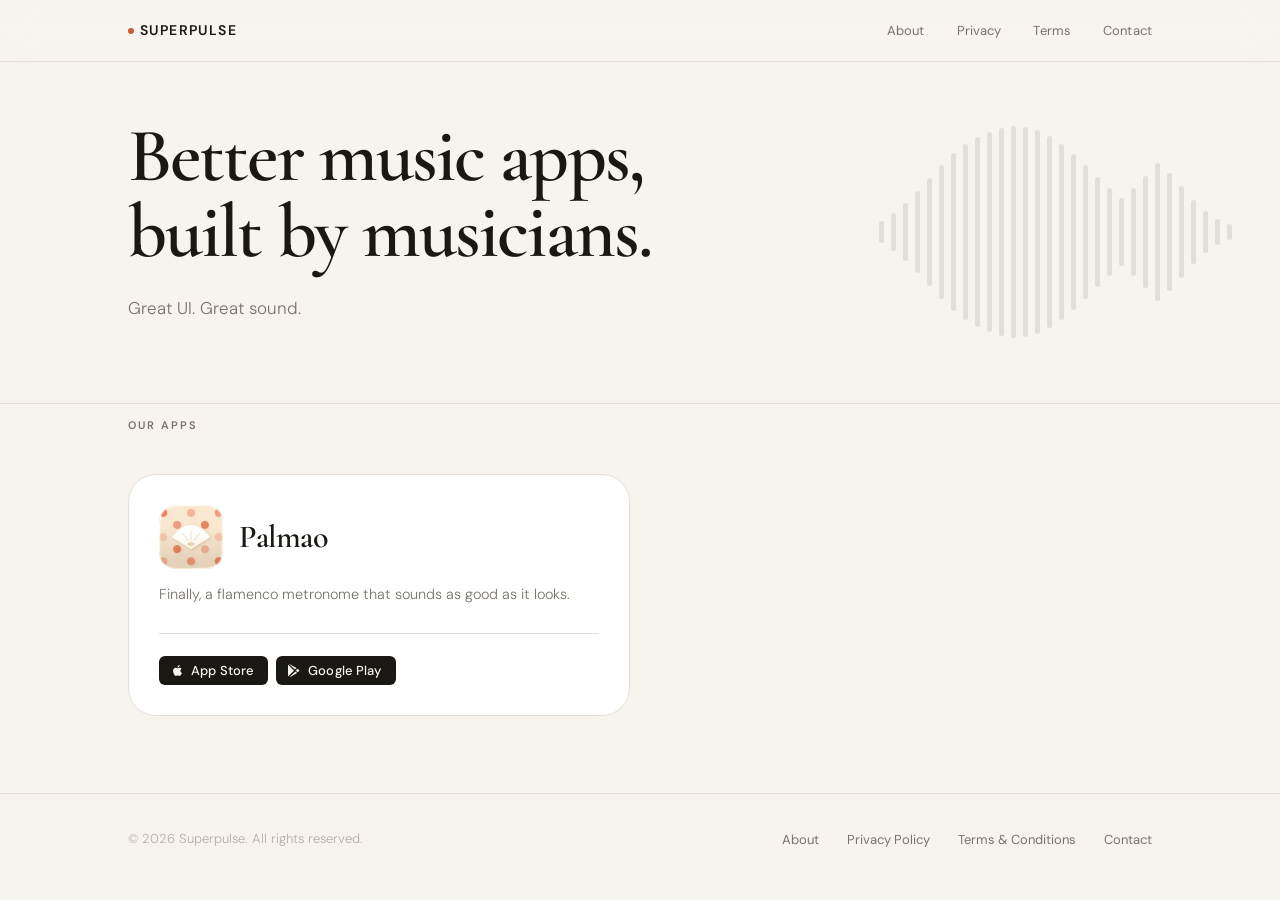
<file: index.html>
<!DOCTYPE html>
<html lang="en">
<head>
  <meta charset="UTF-8" />
  <meta name="viewport" content="width=device-width, initial-scale=1.0" />
  <title>Superpulse — Music Utility Apps</title>
  <meta name="description" content="Better music apps, made by someone who plays. Great UI. Great sound." />

  <!-- Favicon -->
  <link rel="icon" href="data:image/svg+xml,<svg xmlns='http://www.w3.org/2000/svg' viewBox='0 0 32 32'><rect width='32' height='32' rx='8' fill='%23C85C35'/><rect x='8' y='14' width='4' height='12' rx='2' fill='white'/><rect x='14' y='8' width='4' height='18' rx='2' fill='white'/><rect x='20' y='17' width='4' height='9' rx='2' fill='white'/></svg>" />

  <link rel="stylesheet" href="/assets/css/style.css" />
</head>
<body>

  <!-- ── Navigation ── -->
  <nav class="nav">
    <div class="container nav__inner">
      <a href="/" class="nav__logo">
        <span class="nav__logo-dot"></span>
        Superpulse
      </a>
      <ul class="nav__links">
        <li><a href="/about/">About</a></li>
        <li><a href="/privacy/">Privacy</a></li>
        <li><a href="/terms/">Terms</a></li>
        <li><a href="/contact/">Contact</a></li>
      </ul>
    </div>
  </nav>

  <!-- ── Hero ── -->
  <section class="hero">
    <div class="container">
      <h1 class="hero__title anim anim-d1">
        Better music apps,<br>built by musicians.
      </h1>
      <p class="hero__sub anim anim-d2">
        Great UI. Great sound.
      </p>
    </div>

    <!-- Waveform decoration -->
    <div class="hero__deco" aria-hidden="true">
      <div class="waveform">
        <div class="waveform__bar" style="height:22px;  --dur:2.1s; --delay:0.00s; --scale:0.3;"></div>
        <div class="waveform__bar" style="height:38px;  --dur:1.9s; --delay:0.07s; --scale:0.25;"></div>
        <div class="waveform__bar" style="height:58px;  --dur:2.4s; --delay:0.14s; --scale:0.4;"></div>
        <div class="waveform__bar" style="height:82px;  --dur:1.7s; --delay:0.21s; --scale:0.3;"></div>
        <div class="waveform__bar" style="height:108px; --dur:2.2s; --delay:0.05s; --scale:0.35;"></div>
        <div class="waveform__bar" style="height:134px; --dur:1.8s; --delay:0.18s; --scale:0.2;"></div>
        <div class="waveform__bar" style="height:158px; --dur:2.5s; --delay:0.09s; --scale:0.45;"></div>
        <div class="waveform__bar" style="height:176px; --dur:1.6s; --delay:0.24s; --scale:0.3;"></div>
        <div class="waveform__bar" style="height:190px; --dur:2.0s; --delay:0.03s; --scale:0.25;"></div>
        <div class="waveform__bar" style="height:200px; --dur:2.3s; --delay:0.16s; --scale:0.4;"></div>
        <div class="waveform__bar" style="height:208px; --dur:1.7s; --delay:0.08s; --scale:0.2;"></div>
        <div class="waveform__bar" style="height:212px; --dur:2.6s; --delay:0.20s; --scale:0.35;"></div>
        <div class="waveform__bar" style="height:210px; --dur:1.9s; --delay:0.12s; --scale:0.3;"></div>
        <div class="waveform__bar" style="height:204px; --dur:2.1s; --delay:0.06s; --scale:0.4;"></div>
        <div class="waveform__bar" style="height:192px; --dur:1.8s; --delay:0.22s; --scale:0.25;"></div>
        <div class="waveform__bar" style="height:176px; --dur:2.4s; --delay:0.15s; --scale:0.3;"></div>
        <div class="waveform__bar" style="height:156px; --dur:1.6s; --delay:0.04s; --scale:0.45;"></div>
        <div class="waveform__bar" style="height:134px; --dur:2.2s; --delay:0.19s; --scale:0.2;"></div>
        <div class="waveform__bar" style="height:110px; --dur:1.9s; --delay:0.11s; --scale:0.35;"></div>
        <div class="waveform__bar" style="height:88px;  --dur:2.5s; --delay:0.25s; --scale:0.3;"></div>
        <div class="waveform__bar" style="height:68px;  --dur:1.7s; --delay:0.02s; --scale:0.4;"></div>
        <div class="waveform__bar" style="height:88px;  --dur:2.0s; --delay:0.17s; --scale:0.25;"></div>
        <div class="waveform__bar" style="height:112px; --dur:2.3s; --delay:0.10s; --scale:0.35;"></div>
        <div class="waveform__bar" style="height:138px; --dur:1.8s; --delay:0.23s; --scale:0.3;"></div>
        <div class="waveform__bar" style="height:118px; --dur:2.1s; --delay:0.13s; --scale:0.4;"></div>
        <div class="waveform__bar" style="height:92px;  --dur:1.6s; --delay:0.07s; --scale:0.2;"></div>
        <div class="waveform__bar" style="height:64px;  --dur:2.4s; --delay:0.21s; --scale:0.45;"></div>
        <div class="waveform__bar" style="height:42px;  --dur:1.9s; --delay:0.16s; --scale:0.3;"></div>
        <div class="waveform__bar" style="height:26px;  --dur:2.2s; --delay:0.08s; --scale:0.35;"></div>
        <div class="waveform__bar" style="height:16px;  --dur:1.7s; --delay:0.24s; --scale:0.25;"></div>
      </div>
    </div>
  </section>

  <!-- ── Apps ── -->
  <section class="apps">
    <div class="container">
      <div class="apps__header anim anim-d3">
        <span class="section__label">Our apps</span>
      </div>

      <div class="apps__grid">

        <!-- Palmao -->
        <article class="app-card anim anim-d4">
          <div class="app-card__title-row">
            <div class="app-card__icon">
              <img src="/assets/images/palmao-icon.png" alt="Palmao app icon" width="64" height="64" />
            </div>
            <h2 class="app-card__name">Palmao</h2>
          </div>
          <p class="app-card__desc">
            Finally, a flamenco metronome that sounds as good as it looks.
          </p>

          <div class="app-card__actions">
            <!-- App Store -->
            <a href="https://apps.apple.com/fr/app/palmao-flamenco-metronome/id6780251096" target="_blank" rel="noopener" class="store-btn" aria-label="Download Palmao on the App Store">
              <svg viewBox="0 0 24 24" fill="currentColor" aria-hidden="true">
                <path d="M18.71 19.5c-.83 1.24-1.71 2.45-3.05 2.47-1.34.03-1.77-.79-3.29-.79-1.53 0-2 .77-3.27.82-1.31.05-2.3-1.32-3.14-2.53C4.25 17 2.94 12.45 4.7 9.39c.87-1.52 2.43-2.48 4.12-2.51 1.28-.02 2.5.87 3.29.87.78 0 2.26-1.07 3.8-.91.65.03 2.47.26 3.64 1.98-.09.06-2.17 1.28-2.15 3.81.03 3.02 2.65 4.03 2.68 4.04-.03.07-.42 1.44-1.38 2.83M13 3.5c.73-.83 1.94-1.46 2.94-1.5.13 1.17-.34 2.35-1.04 3.19-.69.85-1.83 1.51-2.95 1.42-.15-1.15.41-2.35 1.05-3.11z"/>
              </svg>
              App Store
            </a>

            <!-- Google Play -->
            <a href="https://play.google.com/store/apps/details?id=co.superpulse.palmao" target="_blank" rel="noopener" class="store-btn" aria-label="Download Palmao on Google Play">
              <svg viewBox="0 0 24 24" fill="currentColor" aria-hidden="true">
                <path d="M3.18 23.76c.3.17.66.19.99.05l12.5-7.21-2.74-2.74-10.75 9.9zm17.2-13.21l-2.91-1.68-3.08 3.08 3.08 3.08 2.93-1.69c.84-.48.84-1.27-.02-1.79zM.35 1.31C.13 1.67 0 2.12 0 2.64v18.72c0 .52.13.97.35 1.33l.07.07 10.49-10.49v-.25L.42 1.24l-.07.07zm2.83-1.07l12.5 7.21-2.74 2.74L2.19.29c.33-.14.69-.12.99.05z"/>
              </svg>
              Google Play
            </a>
          </div>
        </article>

      </div>
    </div>
  </section>

  <!-- ── Footer ── -->
  <footer class="footer">
    <div class="container footer__inner">
      <p class="footer__copy">© 2026 Superpulse. All rights reserved.</p>
      <ul class="footer__links">
        <li><a href="/about/">About</a></li>
        <li><a href="/privacy/">Privacy Policy</a></li>
        <li><a href="/terms/">Terms &amp; Conditions</a></li>
        <li><a href="/contact/">Contact</a></li>
      </ul>
    </div>
  </footer>

</body>
</html>
</file>
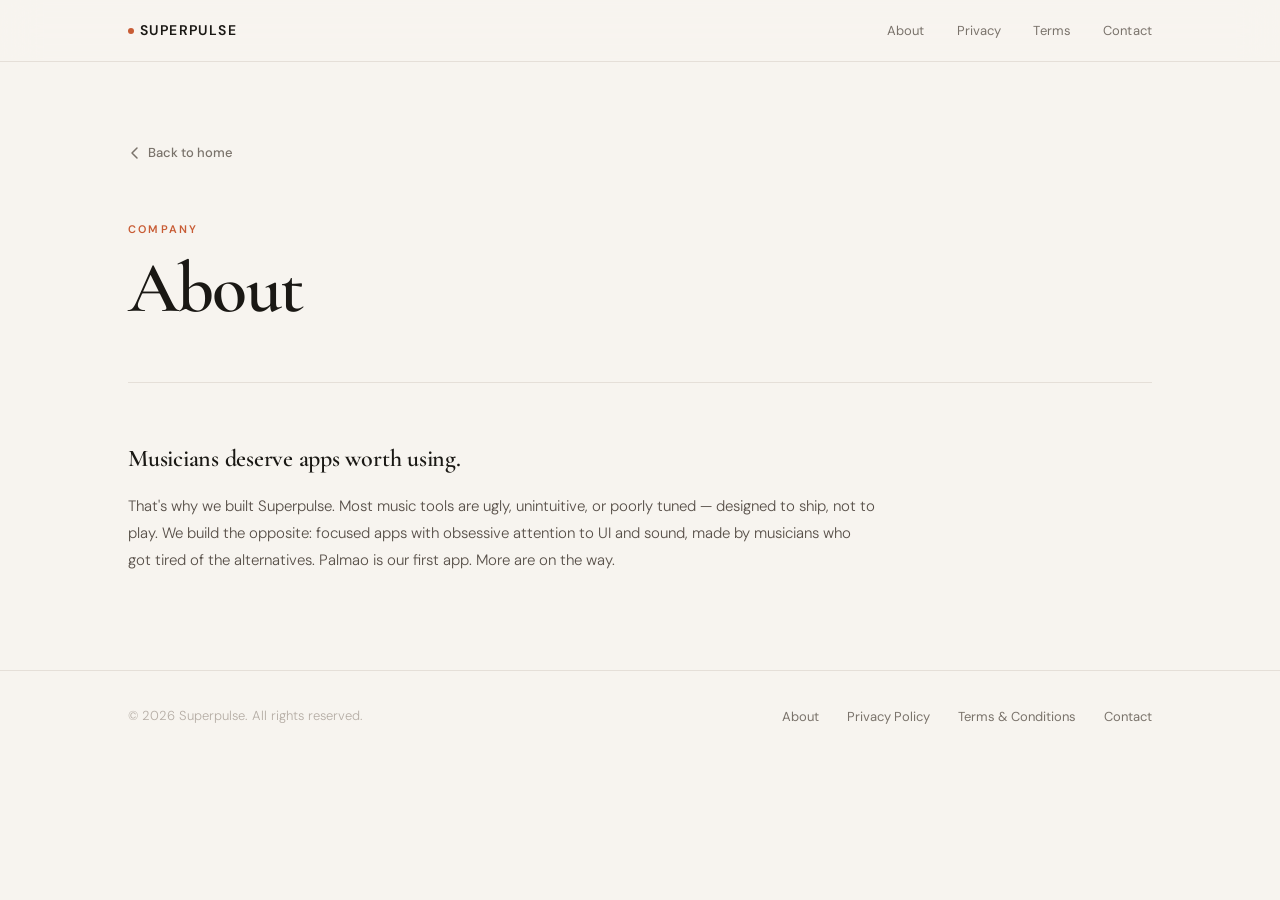
<file: about/index.html>
<!DOCTYPE html>
<html lang="en">
<head>
  <meta charset="UTF-8" />
  <meta name="viewport" content="width=device-width, initial-scale=1.0" />
  <title>About — Superpulse</title>
  <meta name="description" content="Why we built Superpulse. Musicians deserve apps worth using." />

  <!-- Favicon -->
  <link rel="icon" href="data:image/svg+xml,<svg xmlns='http://www.w3.org/2000/svg' viewBox='0 0 32 32'><rect width='32' height='32' rx='8' fill='%23C85C35'/><rect x='8' y='14' width='4' height='12' rx='2' fill='white'/><rect x='14' y='8' width='4' height='18' rx='2' fill='white'/><rect x='20' y='17' width='4' height='9' rx='2' fill='white'/></svg>" />

  <link rel="stylesheet" href="/assets/css/style.css" />
</head>
<body>

  <!-- ── Navigation ── -->
  <nav class="nav">
    <div class="container nav__inner">
      <a href="/" class="nav__logo">
        <span class="nav__logo-dot"></span>
        Superpulse
      </a>
      <ul class="nav__links">
        <li><a href="/about/">About</a></li>
        <li><a href="/privacy/">Privacy</a></li>
        <li><a href="/terms/">Terms</a></li>
        <li><a href="/contact/">Contact</a></li>
      </ul>
    </div>
  </nav>

  <!-- ── Content ── -->
  <main class="legal">
    <div class="container">

      <!-- Back link -->
      <a href="/" class="legal__back">
        <svg viewBox="0 0 14 14" fill="none" stroke="currentColor" stroke-width="1.5" stroke-linecap="round" stroke-linejoin="round" aria-hidden="true">
          <path d="M9 2L4 7l5 5"/>
        </svg>
        Back to home
      </a>

      <!-- Header -->
      <header class="legal__header">
        <span class="legal__tag">Company</span>
        <h1 class="legal__title">About</h1>
      </header>

      <!-- Body -->
      <div class="legal__body">

        <h2>Musicians deserve apps worth using.</h2>
        <p>
          That's why we built Superpulse. Most music tools are ugly, unintuitive, or poorly tuned — designed to ship, not to play. We build the opposite: focused apps with obsessive attention to UI and sound, made by musicians who got tired of the alternatives. Palmao is our first app. More are on the way.
        </p>

      </div>
    </div>
  </main>

  <!-- ── Footer ── -->
  <footer class="footer">
    <div class="container footer__inner">
      <p class="footer__copy">© 2026 Superpulse. All rights reserved.</p>
      <ul class="footer__links">
        <li><a href="/about/">About</a></li>
        <li><a href="/privacy/">Privacy Policy</a></li>
        <li><a href="/terms/">Terms &amp; Conditions</a></li>
        <li><a href="/contact/">Contact</a></li>
      </ul>
    </div>
  </footer>

</body>
</html>
</file>
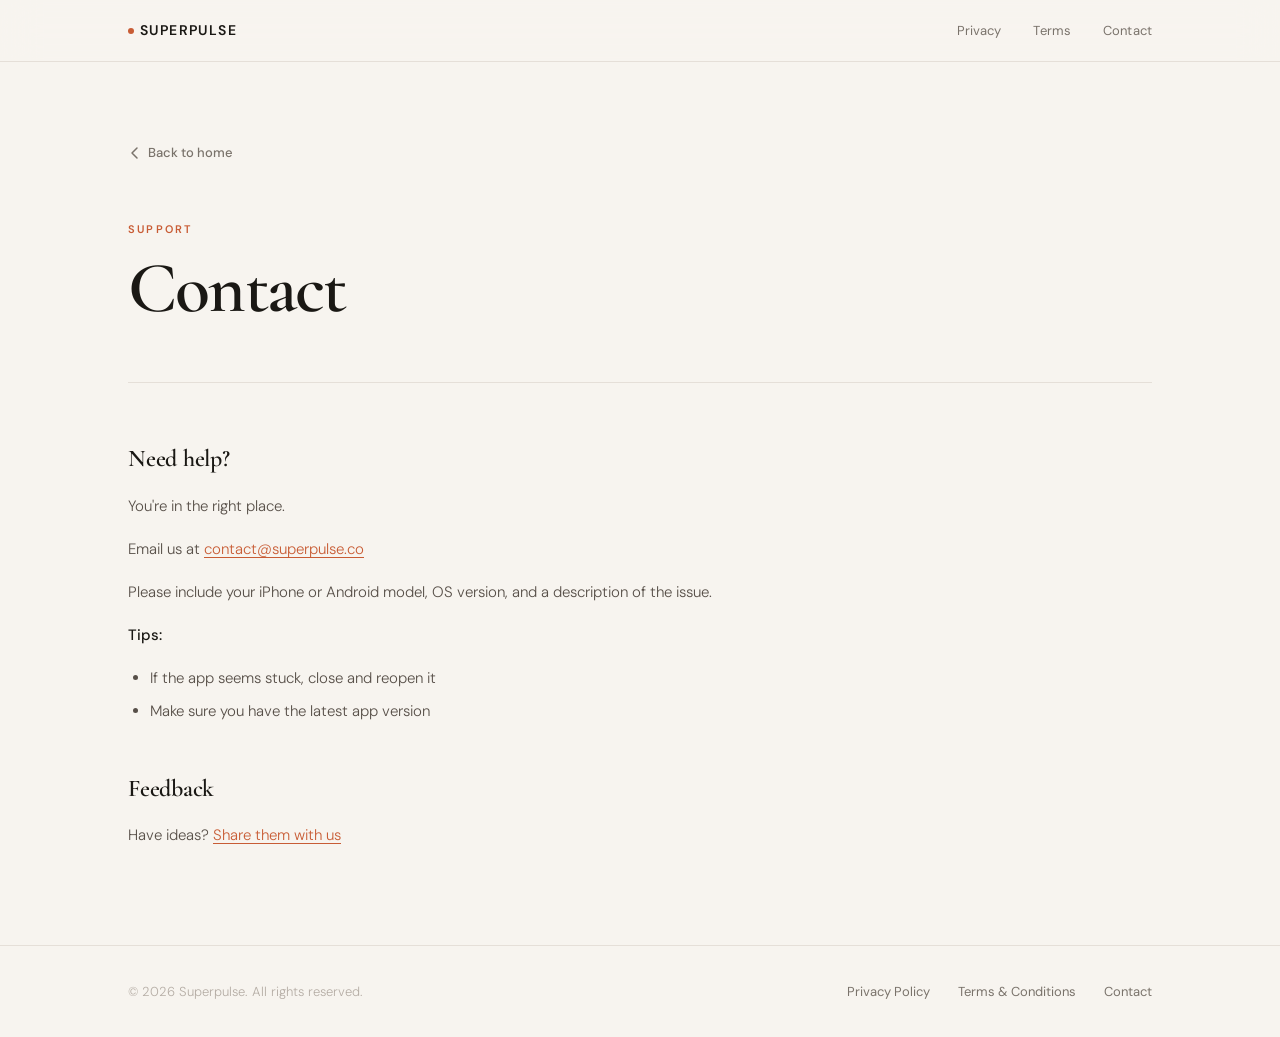
<file: contact/index.html>
<!DOCTYPE html>
<html lang="en">
<head>
  <meta charset="UTF-8" />
  <meta name="viewport" content="width=device-width, initial-scale=1.0" />
  <title>Contact — Superpulse</title>
  <meta name="description" content="Get help or share feedback with the Superpulse team." />

  <!-- Favicon -->
  <link rel="icon" href="data:image/svg+xml,<svg xmlns='http://www.w3.org/2000/svg' viewBox='0 0 32 32'><rect width='32' height='32' rx='8' fill='%23C85C35'/><rect x='8' y='14' width='4' height='12' rx='2' fill='white'/><rect x='14' y='8' width='4' height='18' rx='2' fill='white'/><rect x='20' y='17' width='4' height='9' rx='2' fill='white'/></svg>" />

  <link rel="stylesheet" href="/assets/css/style.css" />
</head>
<body>

  <!-- ── Navigation ── -->
  <nav class="nav">
    <div class="container nav__inner">
      <a href="/" class="nav__logo">
        <span class="nav__logo-dot"></span>
        Superpulse
      </a>
      <ul class="nav__links">
        <li><a href="/privacy/">Privacy</a></li>
        <li><a href="/terms/">Terms</a></li>
        <li><a href="/contact/">Contact</a></li>
      </ul>
    </div>
  </nav>

  <!-- ── Content ── -->
  <main class="legal">
    <div class="container">

      <!-- Back link -->
      <a href="/" class="legal__back">
        <svg viewBox="0 0 14 14" fill="none" stroke="currentColor" stroke-width="1.5" stroke-linecap="round" stroke-linejoin="round" aria-hidden="true">
          <path d="M9 2L4 7l5 5"/>
        </svg>
        Back to home
      </a>

      <!-- Header -->
      <header class="legal__header">
        <span class="legal__tag">Support</span>
        <h1 class="legal__title">Contact</h1>
      </header>

      <!-- Body -->
      <div class="legal__body">

        <h2>Need help?</h2>
        <p>You're in the right place.</p>
        <p>
          Email us at <a href="mailto:contact@superpulse.co">contact@superpulse.co</a>
        </p>
        <p>
          Please include your iPhone or Android model, OS version, and a description of the issue.
        </p>

        <p><strong>Tips:</strong></p>
        <ul>
          <li>If the app seems stuck, close and reopen it</li>
          <li>Make sure you have the latest app version</li>
        </ul>

        <h2>Feedback</h2>
        <p>
          Have ideas?
          <a href="mailto:contact@superpulse.co" style="text-decoration: underline">Share them with us</a>
        </p>

      </div>
    </div>
  </main>

  <!-- ── Footer ── -->
  <footer class="footer">
    <div class="container footer__inner">
      <p class="footer__copy">© 2026 Superpulse. All rights reserved.</p>
      <ul class="footer__links">
        <li><a href="/privacy/">Privacy Policy</a></li>
        <li><a href="/terms/">Terms &amp; Conditions</a></li>
        <li><a href="/contact/">Contact</a></li>
      </ul>
    </div>
  </footer>

</body>
</html>
</file>
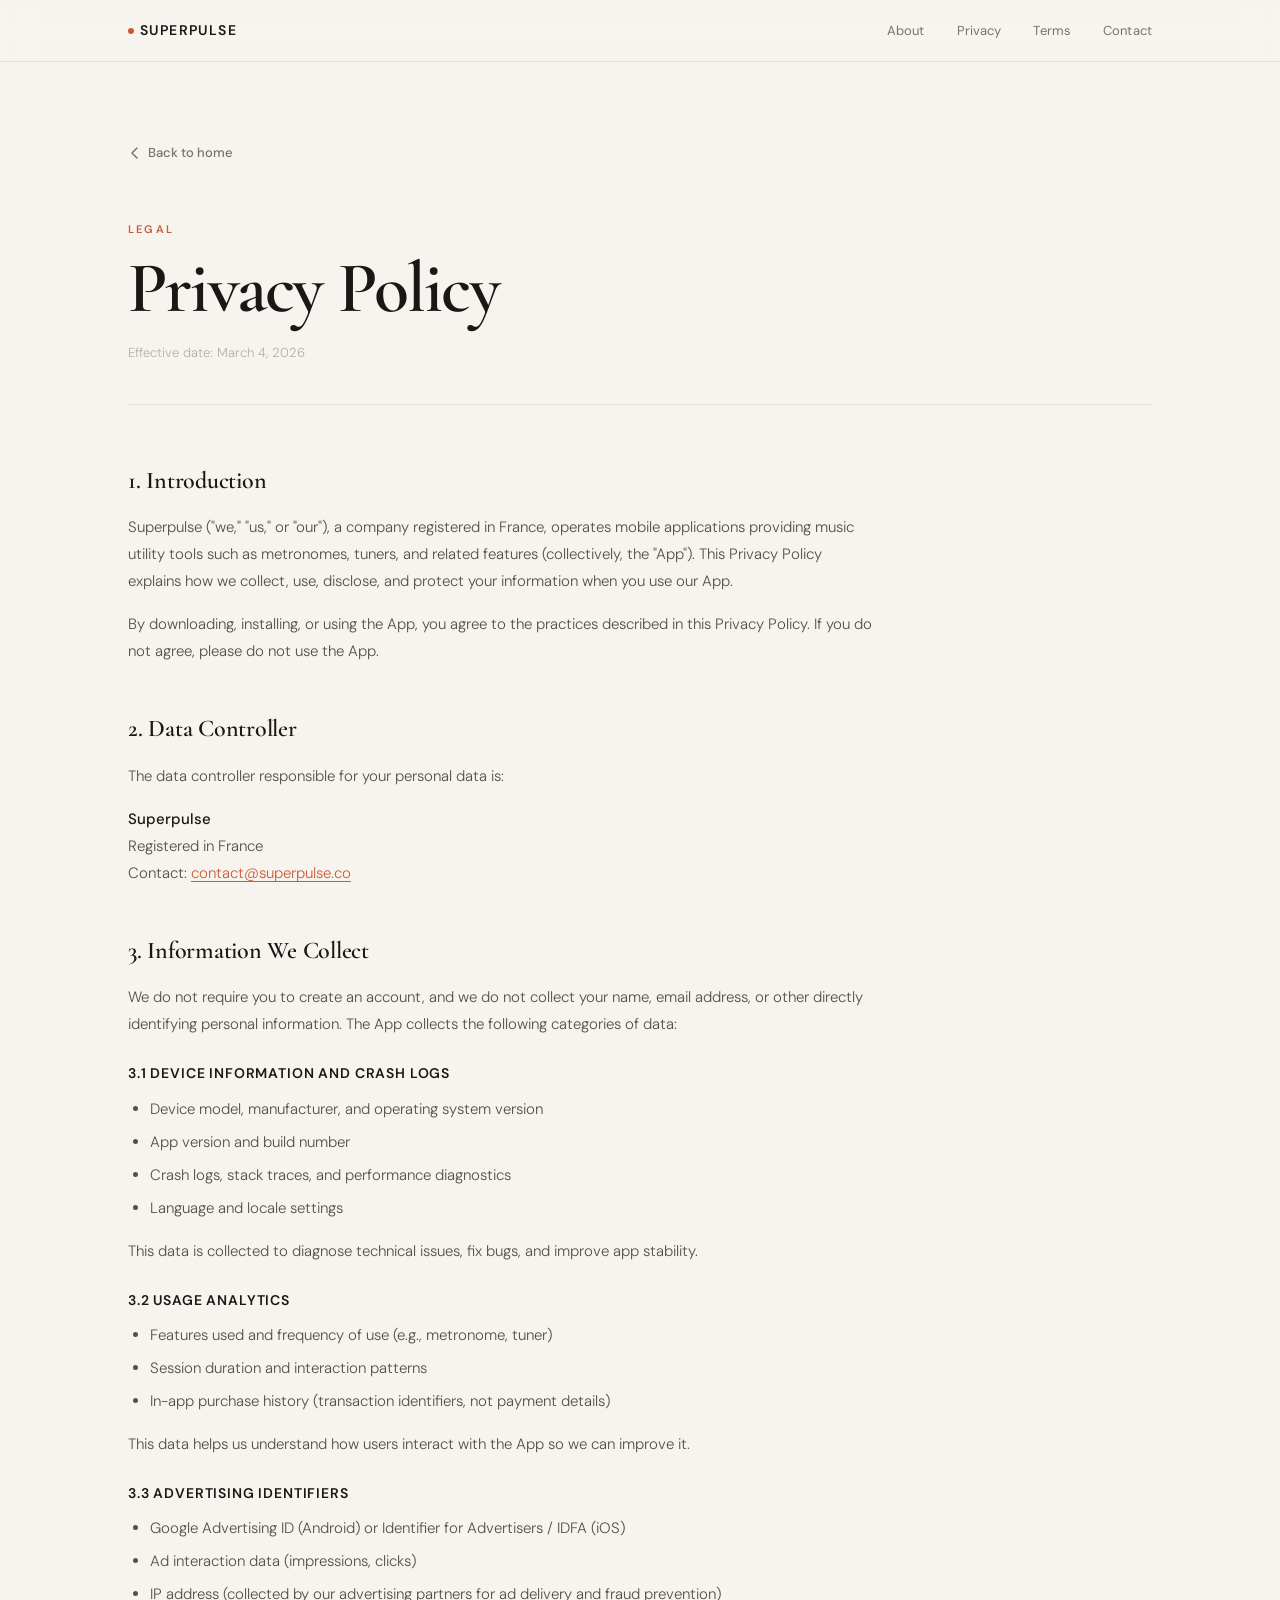
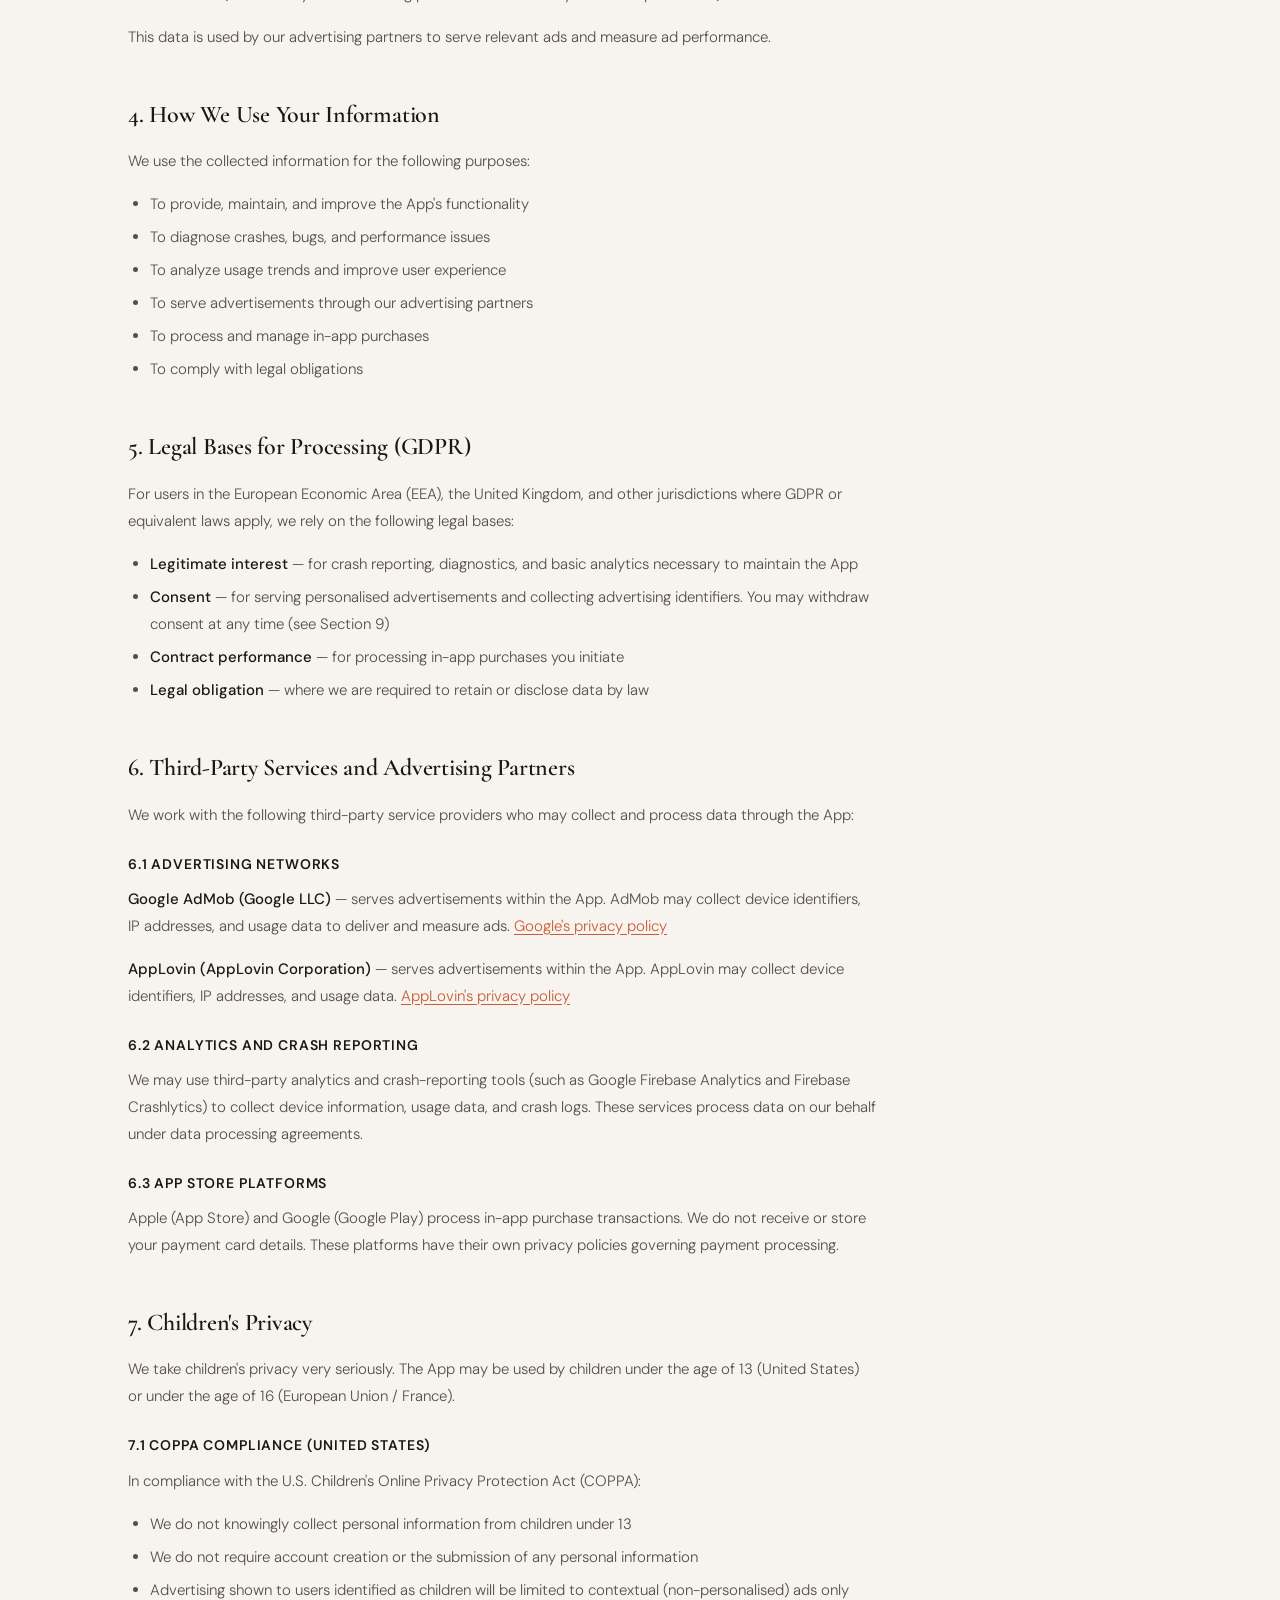
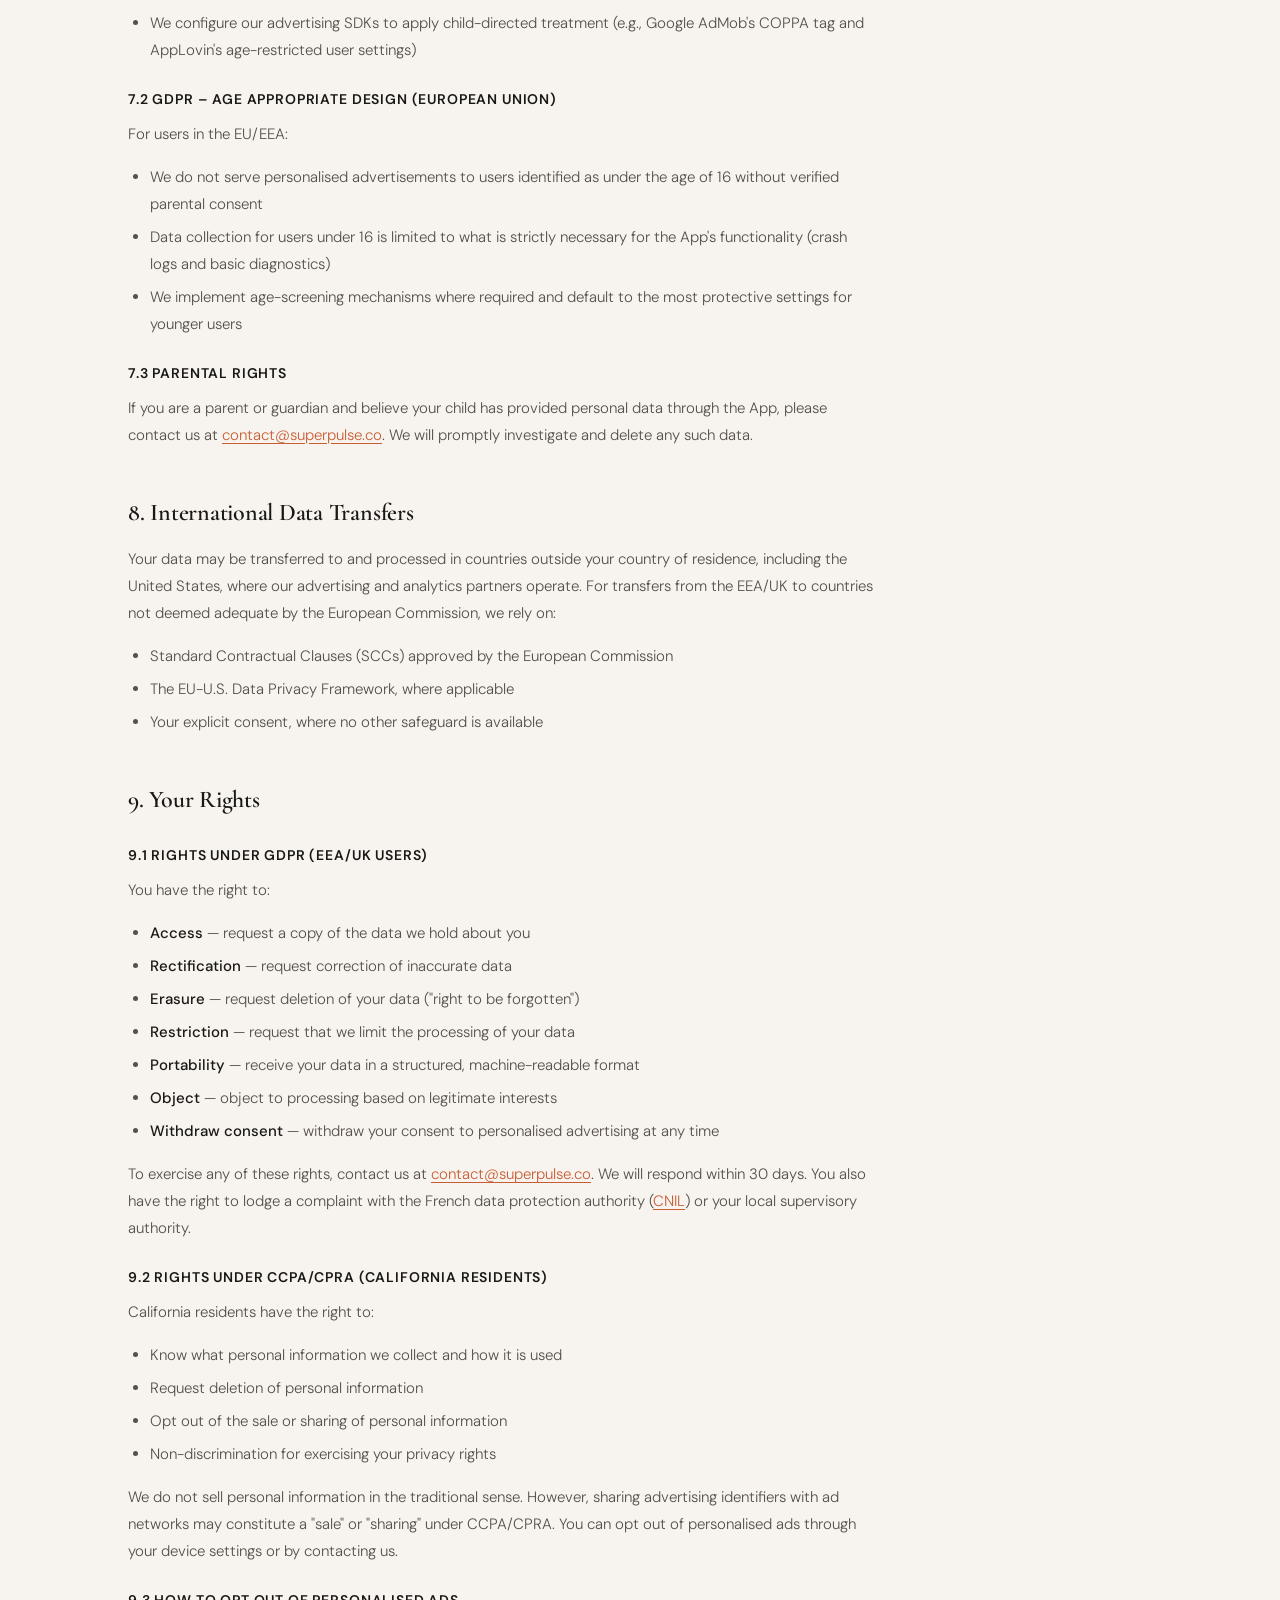
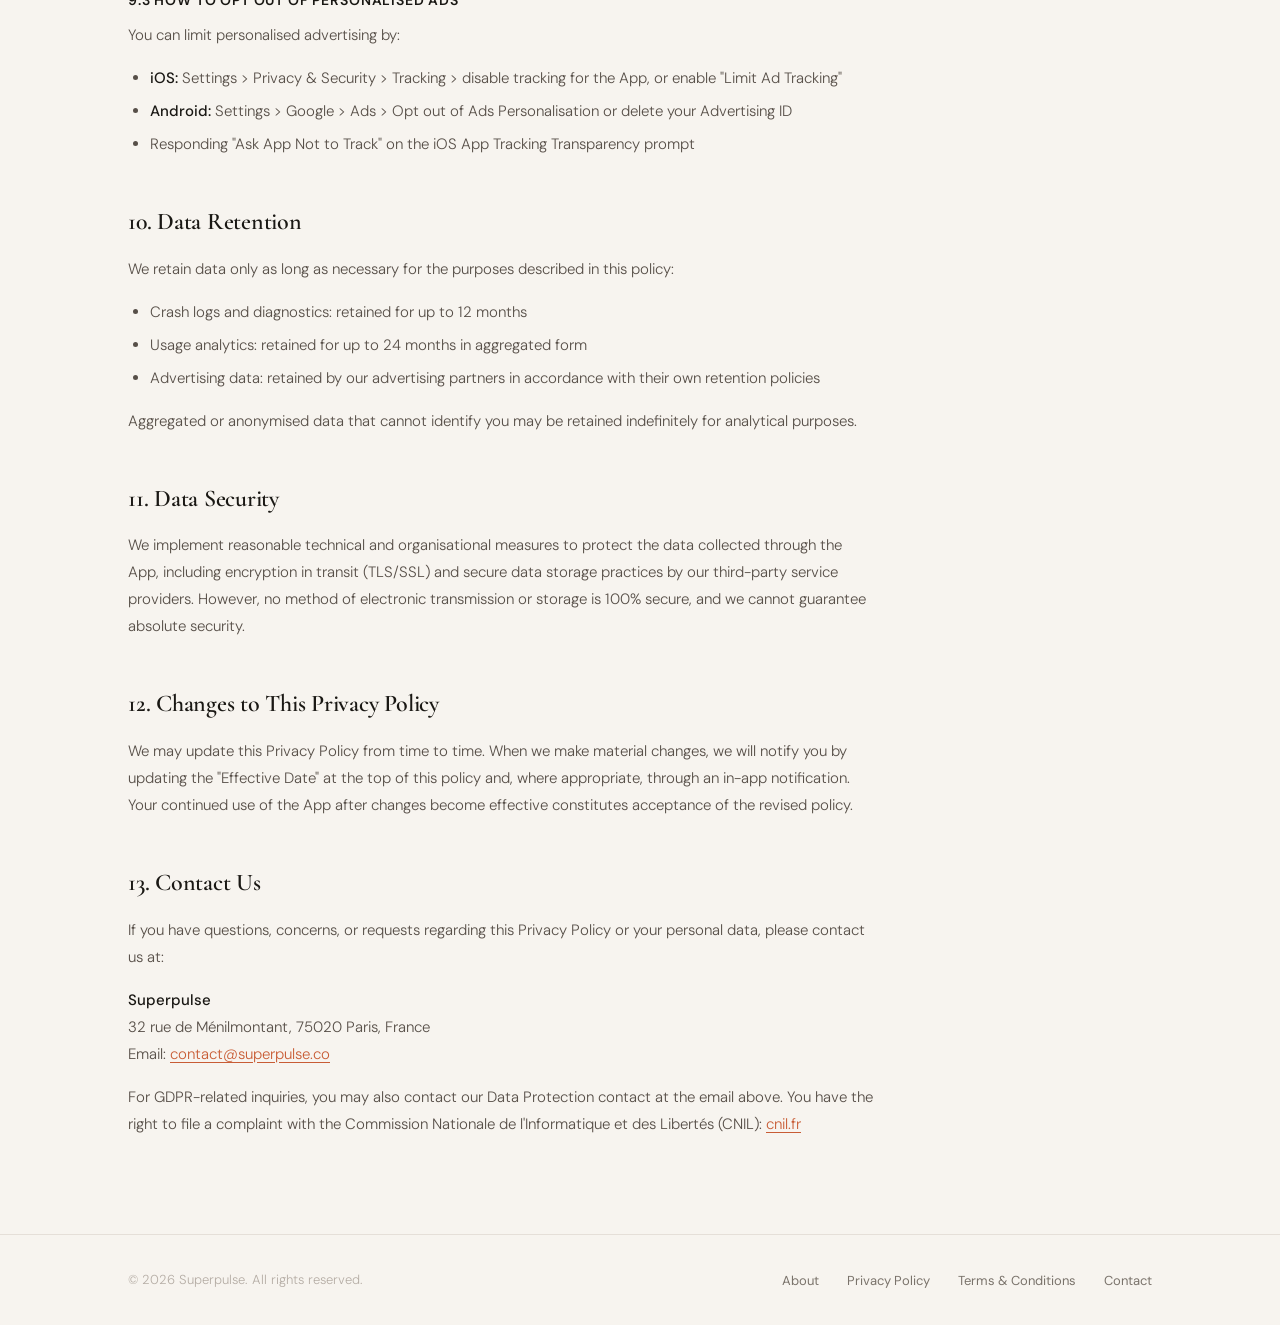
<file: privacy/index.html>
<!DOCTYPE html>
<html lang="en">
<head>
  <meta charset="UTF-8" />
  <meta name="viewport" content="width=device-width, initial-scale=1.0" />
  <title>Privacy Policy — Superpulse</title>
  <meta name="description" content="Privacy Policy for Superpulse applications. Learn how we handle your data." />

  <!-- Favicon -->
  <link rel="icon" href="data:image/svg+xml,<svg xmlns='http://www.w3.org/2000/svg' viewBox='0 0 32 32'><rect width='32' height='32' rx='8' fill='%23C85C35'/><rect x='8' y='14' width='4' height='12' rx='2' fill='white'/><rect x='14' y='8' width='4' height='18' rx='2' fill='white'/><rect x='20' y='17' width='4' height='9' rx='2' fill='white'/></svg>" />

  <link rel="stylesheet" href="/assets/css/style.css" />
</head>
<body>

  <!-- ── Navigation ── -->
  <nav class="nav">
    <div class="container nav__inner">
      <a href="/" class="nav__logo">
        <span class="nav__logo-dot"></span>
        Superpulse
      </a>
      <ul class="nav__links">
        <li><a href="/about/">About</a></li>
        <li><a href="/privacy/">Privacy</a></li>
        <li><a href="/terms/">Terms</a></li>
        <li><a href="/contact/">Contact</a></li>
      </ul>
    </div>
  </nav>

  <!-- ── Content ── -->
  <main class="legal">
    <div class="container">

      <!-- Back link -->
      <a href="/" class="legal__back">
        <svg viewBox="0 0 14 14" fill="none" stroke="currentColor" stroke-width="1.5" stroke-linecap="round" stroke-linejoin="round" aria-hidden="true">
          <path d="M9 2L4 7l5 5"/>
        </svg>
        Back to home
      </a>

      <!-- Header -->
      <header class="legal__header">
        <span class="legal__tag">Legal</span>
        <h1 class="legal__title">Privacy Policy</h1>
        <p class="legal__meta">Effective date: March 4, 2026</p>
      </header>

      <!-- Body -->
      <div class="legal__body">

        <h2>1. Introduction</h2>
        <p>
          Superpulse ("we," "us," or "our"), a company registered in France, operates mobile
          applications providing music utility tools such as metronomes, tuners, and related
          features (collectively, the "App"). This Privacy Policy explains how we collect, use,
          disclose, and protect your information when you use our App.
        </p>
        <p>
          By downloading, installing, or using the App, you agree to the practices described in
          this Privacy Policy. If you do not agree, please do not use the App.
        </p>

        <h2>2. Data Controller</h2>
        <p>The data controller responsible for your personal data is:</p>
        <p>
          <strong>Superpulse</strong><br />
          Registered in France<br />
          Contact: <a href="mailto:contact@superpulse.co">contact@superpulse.co</a>
        </p>

        <h2>3. Information We Collect</h2>
        <p>
          We do not require you to create an account, and we do not collect your name, email
          address, or other directly identifying personal information. The App collects the
          following categories of data:
        </p>

        <h3>3.1 Device Information and Crash Logs</h3>
        <ul>
          <li>Device model, manufacturer, and operating system version</li>
          <li>App version and build number</li>
          <li>Crash logs, stack traces, and performance diagnostics</li>
          <li>Language and locale settings</li>
        </ul>
        <p>
          This data is collected to diagnose technical issues, fix bugs, and improve app stability.
        </p>

        <h3>3.2 Usage Analytics</h3>
        <ul>
          <li>Features used and frequency of use (e.g., metronome, tuner)</li>
          <li>Session duration and interaction patterns</li>
          <li>In-app purchase history (transaction identifiers, not payment details)</li>
        </ul>
        <p>
          This data helps us understand how users interact with the App so we can improve it.
        </p>

        <h3>3.3 Advertising Identifiers</h3>
        <ul>
          <li>Google Advertising ID (Android) or Identifier for Advertisers / IDFA (iOS)</li>
          <li>Ad interaction data (impressions, clicks)</li>
          <li>IP address (collected by our advertising partners for ad delivery and fraud prevention)</li>
        </ul>
        <p>
          This data is used by our advertising partners to serve relevant ads and measure ad performance.
        </p>

        <h2>4. How We Use Your Information</h2>
        <p>We use the collected information for the following purposes:</p>
        <ul>
          <li>To provide, maintain, and improve the App's functionality</li>
          <li>To diagnose crashes, bugs, and performance issues</li>
          <li>To analyze usage trends and improve user experience</li>
          <li>To serve advertisements through our advertising partners</li>
          <li>To process and manage in-app purchases</li>
          <li>To comply with legal obligations</li>
        </ul>

        <h2>5. Legal Bases for Processing (GDPR)</h2>
        <p>
          For users in the European Economic Area (EEA), the United Kingdom, and other
          jurisdictions where GDPR or equivalent laws apply, we rely on the following legal bases:
        </p>
        <ul>
          <li><strong>Legitimate interest</strong> — for crash reporting, diagnostics, and basic analytics necessary to maintain the App</li>
          <li><strong>Consent</strong> — for serving personalised advertisements and collecting advertising identifiers. You may withdraw consent at any time (see Section 9)</li>
          <li><strong>Contract performance</strong> — for processing in-app purchases you initiate</li>
          <li><strong>Legal obligation</strong> — where we are required to retain or disclose data by law</li>
        </ul>

        <h2>6. Third-Party Services and Advertising Partners</h2>
        <p>
          We work with the following third-party service providers who may collect and process
          data through the App:
        </p>

        <h3>6.1 Advertising Networks</h3>
        <p>
          <strong>Google AdMob (Google LLC)</strong> — serves advertisements within the App.
          AdMob may collect device identifiers, IP addresses, and usage data to deliver and
          measure ads.
          <a href="https://policies.google.com/privacy" target="_blank" rel="noopener">Google's privacy policy</a>
        </p>
        <p>
          <strong>AppLovin (AppLovin Corporation)</strong> — serves advertisements within the App.
          AppLovin may collect device identifiers, IP addresses, and usage data.
          <a href="https://www.applovin.com/privacy/" target="_blank" rel="noopener">AppLovin's privacy policy</a>
        </p>

        <h3>6.2 Analytics and Crash Reporting</h3>
        <p>
          We may use third-party analytics and crash-reporting tools (such as Google Firebase
          Analytics and Firebase Crashlytics) to collect device information, usage data, and
          crash logs. These services process data on our behalf under data processing agreements.
        </p>

        <h3>6.3 App Store Platforms</h3>
        <p>
          Apple (App Store) and Google (Google Play) process in-app purchase transactions. We do
          not receive or store your payment card details. These platforms have their own privacy
          policies governing payment processing.
        </p>

        <h2>7. Children's Privacy</h2>
        <p>
          We take children's privacy very seriously. The App may be used by children under the
          age of 13 (United States) or under the age of 16 (European Union / France).
        </p>

        <h3>7.1 COPPA Compliance (United States)</h3>
        <p>In compliance with the U.S. Children's Online Privacy Protection Act (COPPA):</p>
        <ul>
          <li>We do not knowingly collect personal information from children under 13</li>
          <li>We do not require account creation or the submission of any personal information</li>
          <li>Advertising shown to users identified as children will be limited to contextual (non-personalised) ads only</li>
          <li>We configure our advertising SDKs to apply child-directed treatment (e.g., Google AdMob's COPPA tag and AppLovin's age-restricted user settings)</li>
        </ul>

        <h3>7.2 GDPR – Age Appropriate Design (European Union)</h3>
        <p>For users in the EU/EEA:</p>
        <ul>
          <li>We do not serve personalised advertisements to users identified as under the age of 16 without verified parental consent</li>
          <li>Data collection for users under 16 is limited to what is strictly necessary for the App's functionality (crash logs and basic diagnostics)</li>
          <li>We implement age-screening mechanisms where required and default to the most protective settings for younger users</li>
        </ul>

        <h3>7.3 Parental Rights</h3>
        <p>
          If you are a parent or guardian and believe your child has provided personal data
          through the App, please contact us at <a href="mailto:contact@superpulse.co">contact@superpulse.co</a>.
          We will promptly investigate and delete any such data.
        </p>

        <h2>8. International Data Transfers</h2>
        <p>
          Your data may be transferred to and processed in countries outside your country of
          residence, including the United States, where our advertising and analytics partners
          operate. For transfers from the EEA/UK to countries not deemed adequate by the European
          Commission, we rely on:
        </p>
        <ul>
          <li>Standard Contractual Clauses (SCCs) approved by the European Commission</li>
          <li>The EU-U.S. Data Privacy Framework, where applicable</li>
          <li>Your explicit consent, where no other safeguard is available</li>
        </ul>

        <h2>9. Your Rights</h2>

        <h3>9.1 Rights Under GDPR (EEA/UK Users)</h3>
        <p>You have the right to:</p>
        <ul>
          <li><strong>Access</strong> — request a copy of the data we hold about you</li>
          <li><strong>Rectification</strong> — request correction of inaccurate data</li>
          <li><strong>Erasure</strong> — request deletion of your data ("right to be forgotten")</li>
          <li><strong>Restriction</strong> — request that we limit the processing of your data</li>
          <li><strong>Portability</strong> — receive your data in a structured, machine-readable format</li>
          <li><strong>Object</strong> — object to processing based on legitimate interests</li>
          <li><strong>Withdraw consent</strong> — withdraw your consent to personalised advertising at any time</li>
        </ul>
        <p>
          To exercise any of these rights, contact us at <a href="mailto:contact@superpulse.co">contact@superpulse.co</a>.
          We will respond within 30 days. You also have the right to lodge a complaint with the
          French data protection authority (<a href="https://www.cnil.fr" target="_blank" rel="noopener">CNIL</a>)
          or your local supervisory authority.
        </p>

        <h3>9.2 Rights Under CCPA/CPRA (California Residents)</h3>
        <p>California residents have the right to:</p>
        <ul>
          <li>Know what personal information we collect and how it is used</li>
          <li>Request deletion of personal information</li>
          <li>Opt out of the sale or sharing of personal information</li>
          <li>Non-discrimination for exercising your privacy rights</li>
        </ul>
        <p>
          We do not sell personal information in the traditional sense. However, sharing
          advertising identifiers with ad networks may constitute a "sale" or "sharing" under
          CCPA/CPRA. You can opt out of personalised ads through your device settings or by
          contacting us.
        </p>

        <h3>9.3 How to Opt Out of Personalised Ads</h3>
        <p>You can limit personalised advertising by:</p>
        <ul>
          <li><strong>iOS:</strong> Settings &gt; Privacy &amp; Security &gt; Tracking &gt; disable tracking for the App, or enable "Limit Ad Tracking"</li>
          <li><strong>Android:</strong> Settings &gt; Google &gt; Ads &gt; Opt out of Ads Personalisation or delete your Advertising ID</li>
          <li>Responding "Ask App Not to Track" on the iOS App Tracking Transparency prompt</li>
        </ul>

        <h2>10. Data Retention</h2>
        <p>We retain data only as long as necessary for the purposes described in this policy:</p>
        <ul>
          <li>Crash logs and diagnostics: retained for up to 12 months</li>
          <li>Usage analytics: retained for up to 24 months in aggregated form</li>
          <li>Advertising data: retained by our advertising partners in accordance with their own retention policies</li>
        </ul>
        <p>
          Aggregated or anonymised data that cannot identify you may be retained indefinitely
          for analytical purposes.
        </p>

        <h2>11. Data Security</h2>
        <p>
          We implement reasonable technical and organisational measures to protect the data
          collected through the App, including encryption in transit (TLS/SSL) and secure data
          storage practices by our third-party service providers. However, no method of electronic
          transmission or storage is 100% secure, and we cannot guarantee absolute security.
        </p>

        <h2>12. Changes to This Privacy Policy</h2>
        <p>
          We may update this Privacy Policy from time to time. When we make material changes, we
          will notify you by updating the "Effective Date" at the top of this policy and, where
          appropriate, through an in-app notification. Your continued use of the App after changes
          become effective constitutes acceptance of the revised policy.
        </p>

        <h2>13. Contact Us</h2>
        <p>
          If you have questions, concerns, or requests regarding this Privacy Policy or your
          personal data, please contact us at:
        </p>
        <p>
          <strong>Superpulse</strong><br />
          32 rue de Ménilmontant, 75020 Paris, France<br />
          Email: <a href="mailto:contact@superpulse.co">contact@superpulse.co</a>
        </p>
        <p>
          For GDPR-related inquiries, you may also contact our Data Protection contact at the
          email above. You have the right to file a complaint with the Commission Nationale de
          l'Informatique et des Libertés (CNIL):
          <a href="https://www.cnil.fr" target="_blank" rel="noopener">cnil.fr</a>
        </p>

      </div>
    </div>
  </main>

  <!-- ── Footer ── -->
  <footer class="footer">
    <div class="container footer__inner">
      <p class="footer__copy">© 2026 Superpulse. All rights reserved.</p>
      <ul class="footer__links">
        <li><a href="/about/">About</a></li>
        <li><a href="/privacy/">Privacy Policy</a></li>
        <li><a href="/terms/">Terms &amp; Conditions</a></li>
        <li><a href="/contact/">Contact</a></li>
      </ul>
    </div>
  </footer>

</body>
</html>
</file>
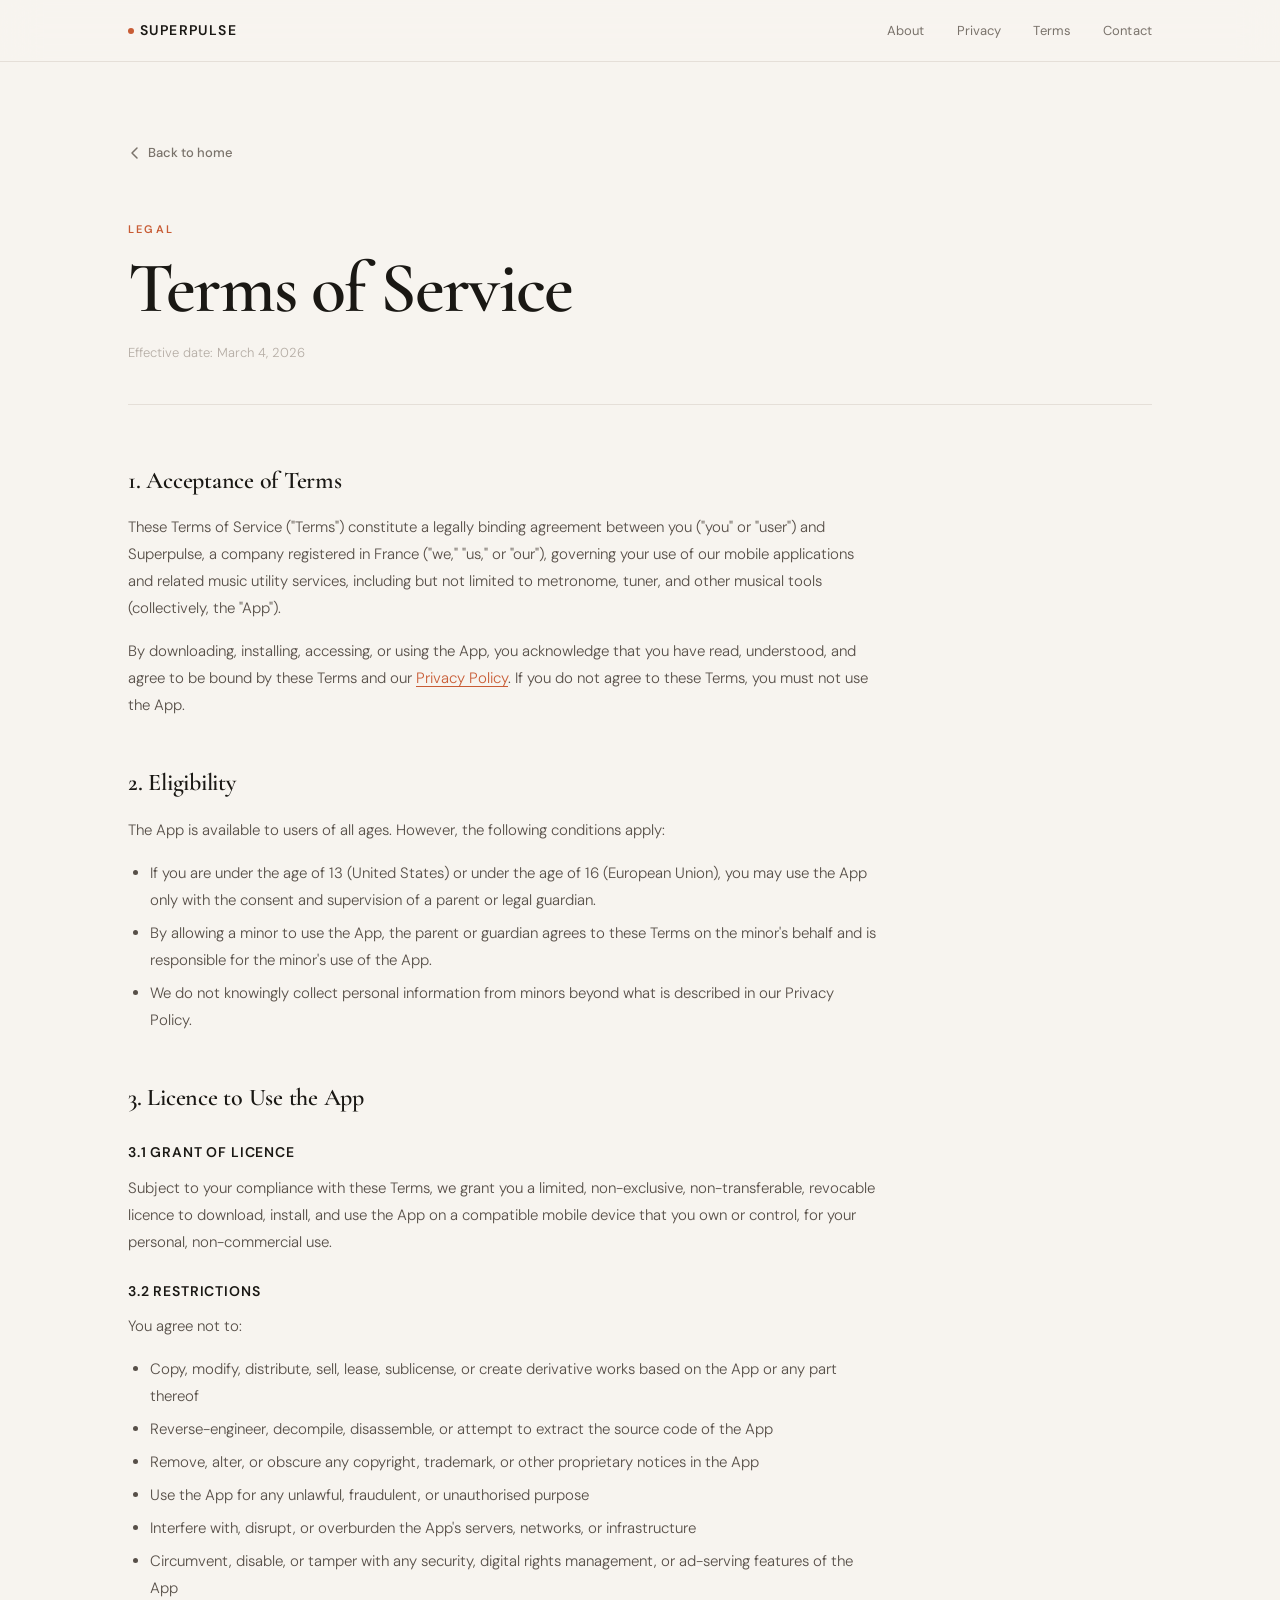
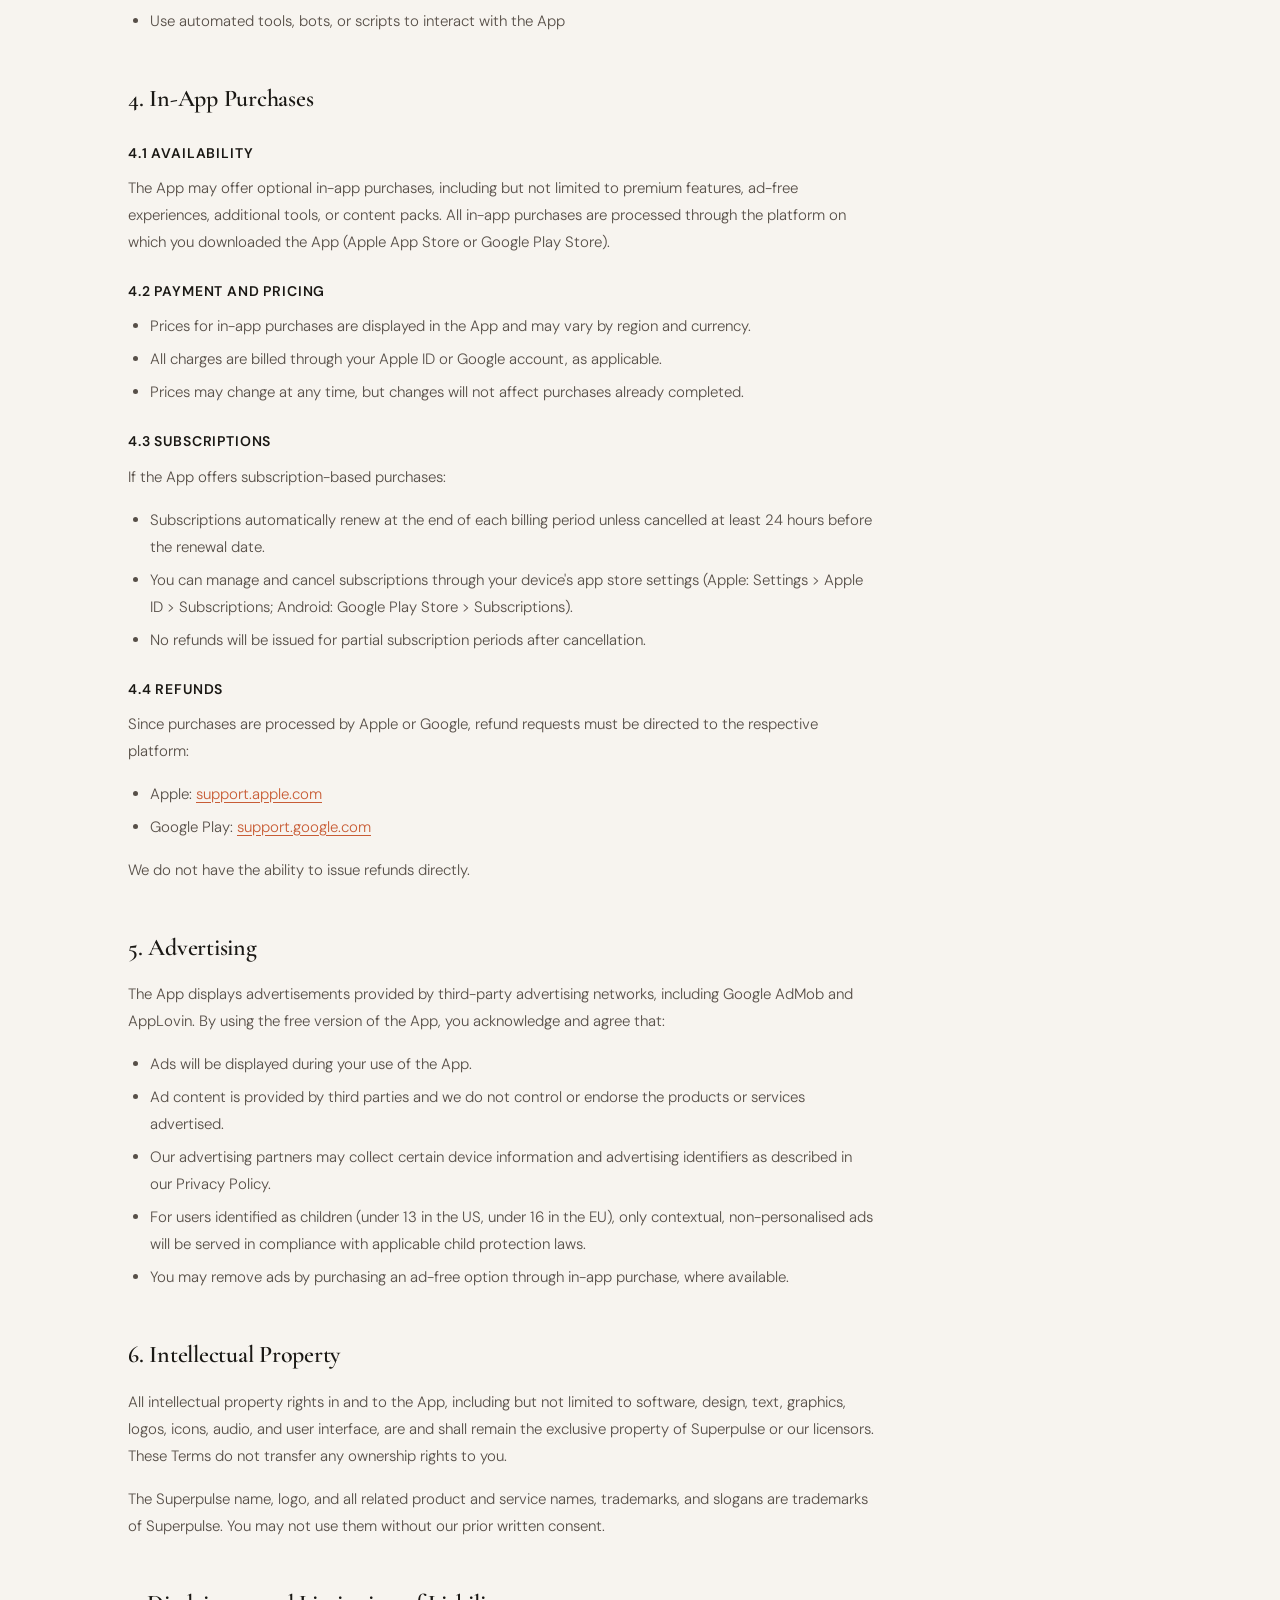
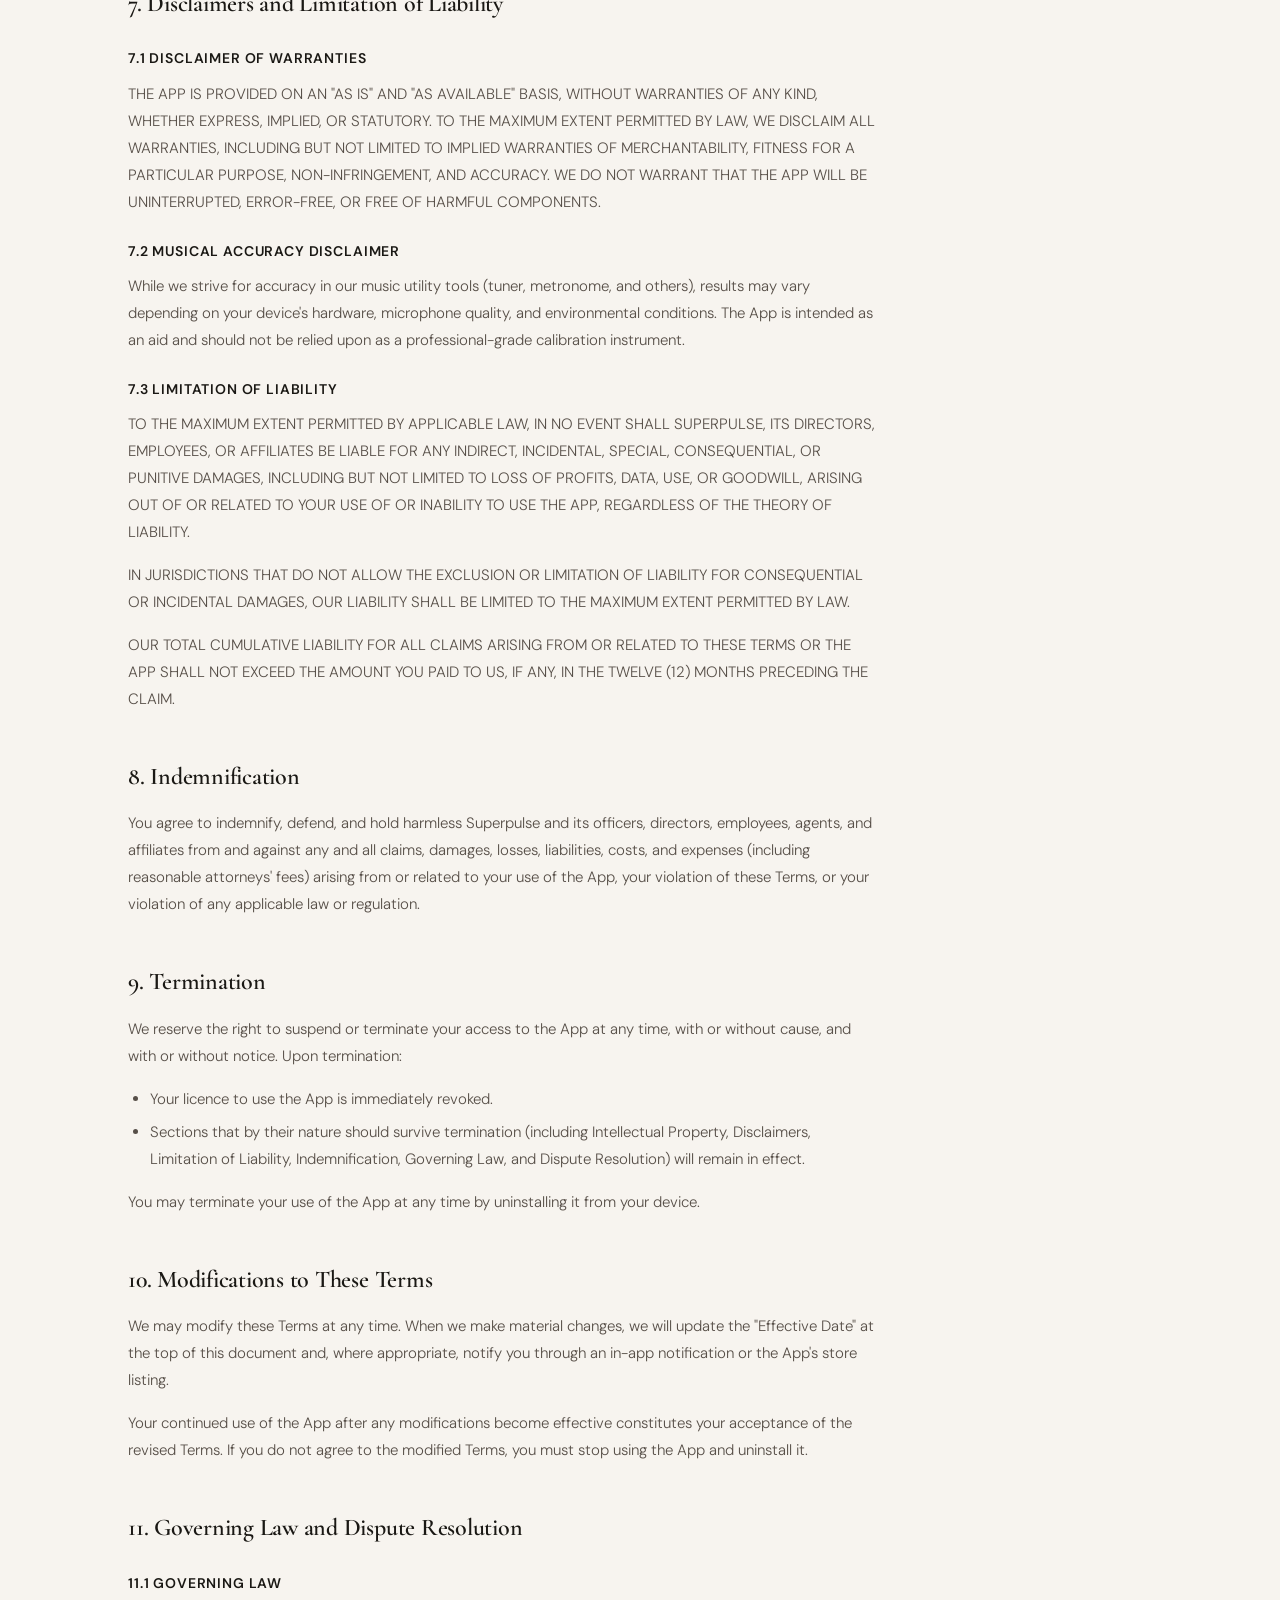
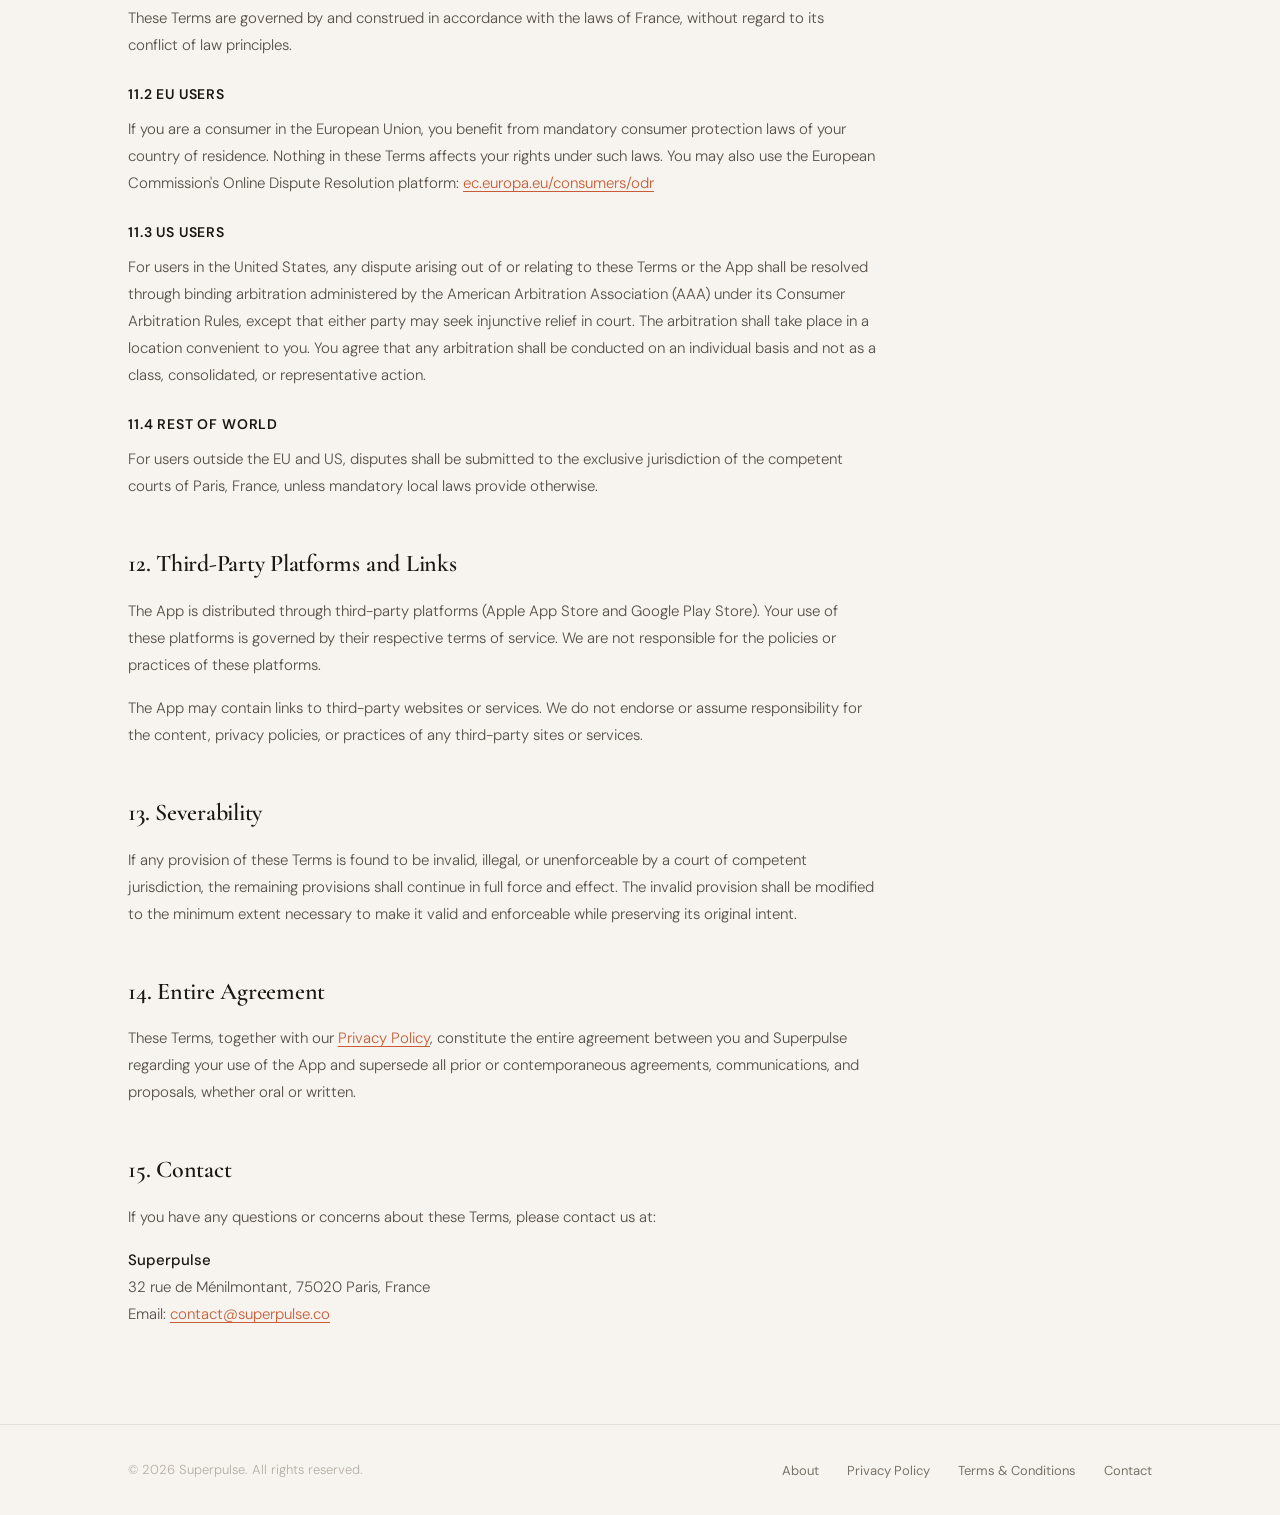
<file: terms/index.html>
<!DOCTYPE html>
<html lang="en">
<head>
  <meta charset="UTF-8" />
  <meta name="viewport" content="width=device-width, initial-scale=1.0" />
  <title>Terms &amp; Conditions — Superpulse</title>
  <meta name="description" content="Terms of Service for Superpulse applications." />

  <!-- Favicon -->
  <link rel="icon" href="data:image/svg+xml,<svg xmlns='http://www.w3.org/2000/svg' viewBox='0 0 32 32'><rect width='32' height='32' rx='8' fill='%23C85C35'/><rect x='8' y='14' width='4' height='12' rx='2' fill='white'/><rect x='14' y='8' width='4' height='18' rx='2' fill='white'/><rect x='20' y='17' width='4' height='9' rx='2' fill='white'/></svg>" />

  <link rel="stylesheet" href="/assets/css/style.css" />
</head>
<body>

  <!-- ── Navigation ── -->
  <nav class="nav">
    <div class="container nav__inner">
      <a href="/" class="nav__logo">
        <span class="nav__logo-dot"></span>
        Superpulse
      </a>
      <ul class="nav__links">
        <li><a href="/about/">About</a></li>
        <li><a href="/privacy/">Privacy</a></li>
        <li><a href="/terms/">Terms</a></li>
        <li><a href="/contact/">Contact</a></li>
      </ul>
    </div>
  </nav>

  <!-- ── Content ── -->
  <main class="legal">
    <div class="container">

      <!-- Back link -->
      <a href="/" class="legal__back">
        <svg viewBox="0 0 14 14" fill="none" stroke="currentColor" stroke-width="1.5" stroke-linecap="round" stroke-linejoin="round" aria-hidden="true">
          <path d="M9 2L4 7l5 5"/>
        </svg>
        Back to home
      </a>

      <!-- Header -->
      <header class="legal__header">
        <span class="legal__tag">Legal</span>
        <h1 class="legal__title">Terms of Service</h1>
        <p class="legal__meta">Effective date: March 4, 2026</p>
      </header>

      <!-- Body -->
      <div class="legal__body">

        <h2>1. Acceptance of Terms</h2>
        <p>
          These Terms of Service ("Terms") constitute a legally binding agreement between you
          ("you" or "user") and Superpulse, a company registered in France ("we," "us," or
          "our"), governing your use of our mobile applications and related music utility
          services, including but not limited to metronome, tuner, and other musical tools
          (collectively, the "App").
        </p>
        <p>
          By downloading, installing, accessing, or using the App, you acknowledge that you have
          read, understood, and agree to be bound by these Terms and our
          <a href="/privacy/">Privacy Policy</a>. If you do not agree to these Terms, you must
          not use the App.
        </p>

        <h2>2. Eligibility</h2>
        <p>The App is available to users of all ages. However, the following conditions apply:</p>
        <ul>
          <li>If you are under the age of 13 (United States) or under the age of 16 (European Union), you may use the App only with the consent and supervision of a parent or legal guardian.</li>
          <li>By allowing a minor to use the App, the parent or guardian agrees to these Terms on the minor's behalf and is responsible for the minor's use of the App.</li>
          <li>We do not knowingly collect personal information from minors beyond what is described in our Privacy Policy.</li>
        </ul>

        <h2>3. Licence to Use the App</h2>

        <h3>3.1 Grant of Licence</h3>
        <p>
          Subject to your compliance with these Terms, we grant you a limited, non-exclusive,
          non-transferable, revocable licence to download, install, and use the App on a
          compatible mobile device that you own or control, for your personal, non-commercial use.
        </p>

        <h3>3.2 Restrictions</h3>
        <p>You agree not to:</p>
        <ul>
          <li>Copy, modify, distribute, sell, lease, sublicense, or create derivative works based on the App or any part thereof</li>
          <li>Reverse-engineer, decompile, disassemble, or attempt to extract the source code of the App</li>
          <li>Remove, alter, or obscure any copyright, trademark, or other proprietary notices in the App</li>
          <li>Use the App for any unlawful, fraudulent, or unauthorised purpose</li>
          <li>Interfere with, disrupt, or overburden the App's servers, networks, or infrastructure</li>
          <li>Circumvent, disable, or tamper with any security, digital rights management, or ad-serving features of the App</li>
          <li>Use automated tools, bots, or scripts to interact with the App</li>
        </ul>

        <h2>4. In-App Purchases</h2>

        <h3>4.1 Availability</h3>
        <p>
          The App may offer optional in-app purchases, including but not limited to premium
          features, ad-free experiences, additional tools, or content packs. All in-app purchases
          are processed through the platform on which you downloaded the App (Apple App Store or
          Google Play Store).
        </p>

        <h3>4.2 Payment and Pricing</h3>
        <ul>
          <li>Prices for in-app purchases are displayed in the App and may vary by region and currency.</li>
          <li>All charges are billed through your Apple ID or Google account, as applicable.</li>
          <li>Prices may change at any time, but changes will not affect purchases already completed.</li>
        </ul>

        <h3>4.3 Subscriptions</h3>
        <p>If the App offers subscription-based purchases:</p>
        <ul>
          <li>Subscriptions automatically renew at the end of each billing period unless cancelled at least 24 hours before the renewal date.</li>
          <li>You can manage and cancel subscriptions through your device's app store settings (Apple: Settings &gt; Apple ID &gt; Subscriptions; Android: Google Play Store &gt; Subscriptions).</li>
          <li>No refunds will be issued for partial subscription periods after cancellation.</li>
        </ul>

        <h3>4.4 Refunds</h3>
        <p>
          Since purchases are processed by Apple or Google, refund requests must be directed to
          the respective platform:
        </p>
        <ul>
          <li>Apple: <a href="https://support.apple.com/en-us/HT204084" target="_blank" rel="noopener">support.apple.com</a></li>
          <li>Google Play: <a href="https://support.google.com/googleplay/answer/2479637" target="_blank" rel="noopener">support.google.com</a></li>
        </ul>
        <p>We do not have the ability to issue refunds directly.</p>

        <h2>5. Advertising</h2>
        <p>
          The App displays advertisements provided by third-party advertising networks, including
          Google AdMob and AppLovin. By using the free version of the App, you acknowledge and
          agree that:
        </p>
        <ul>
          <li>Ads will be displayed during your use of the App.</li>
          <li>Ad content is provided by third parties and we do not control or endorse the products or services advertised.</li>
          <li>Our advertising partners may collect certain device information and advertising identifiers as described in our Privacy Policy.</li>
          <li>For users identified as children (under 13 in the US, under 16 in the EU), only contextual, non-personalised ads will be served in compliance with applicable child protection laws.</li>
          <li>You may remove ads by purchasing an ad-free option through in-app purchase, where available.</li>
        </ul>

        <h2>6. Intellectual Property</h2>
        <p>
          All intellectual property rights in and to the App, including but not limited to
          software, design, text, graphics, logos, icons, audio, and user interface, are and
          shall remain the exclusive property of Superpulse or our licensors. These Terms do not
          transfer any ownership rights to you.
        </p>
        <p>
          The Superpulse name, logo, and all related product and service names, trademarks, and
          slogans are trademarks of Superpulse. You may not use them without our prior written
          consent.
        </p>

        <h2>7. Disclaimers and Limitation of Liability</h2>

        <h3>7.1 Disclaimer of Warranties</h3>
        <p>
          THE APP IS PROVIDED ON AN "AS IS" AND "AS AVAILABLE" BASIS, WITHOUT WARRANTIES OF ANY
          KIND, WHETHER EXPRESS, IMPLIED, OR STATUTORY. TO THE MAXIMUM EXTENT PERMITTED BY LAW,
          WE DISCLAIM ALL WARRANTIES, INCLUDING BUT NOT LIMITED TO IMPLIED WARRANTIES OF
          MERCHANTABILITY, FITNESS FOR A PARTICULAR PURPOSE, NON-INFRINGEMENT, AND ACCURACY. WE
          DO NOT WARRANT THAT THE APP WILL BE UNINTERRUPTED, ERROR-FREE, OR FREE OF HARMFUL
          COMPONENTS.
        </p>

        <h3>7.2 Musical Accuracy Disclaimer</h3>
        <p>
          While we strive for accuracy in our music utility tools (tuner, metronome, and others),
          results may vary depending on your device's hardware, microphone quality, and
          environmental conditions. The App is intended as an aid and should not be relied upon
          as a professional-grade calibration instrument.
        </p>

        <h3>7.3 Limitation of Liability</h3>
        <p>
          TO THE MAXIMUM EXTENT PERMITTED BY APPLICABLE LAW, IN NO EVENT SHALL SUPERPULSE, ITS
          DIRECTORS, EMPLOYEES, OR AFFILIATES BE LIABLE FOR ANY INDIRECT, INCIDENTAL, SPECIAL,
          CONSEQUENTIAL, OR PUNITIVE DAMAGES, INCLUDING BUT NOT LIMITED TO LOSS OF PROFITS, DATA,
          USE, OR GOODWILL, ARISING OUT OF OR RELATED TO YOUR USE OF OR INABILITY TO USE THE APP,
          REGARDLESS OF THE THEORY OF LIABILITY.
        </p>
        <p>
          IN JURISDICTIONS THAT DO NOT ALLOW THE EXCLUSION OR LIMITATION OF LIABILITY FOR
          CONSEQUENTIAL OR INCIDENTAL DAMAGES, OUR LIABILITY SHALL BE LIMITED TO THE MAXIMUM
          EXTENT PERMITTED BY LAW.
        </p>
        <p>
          OUR TOTAL CUMULATIVE LIABILITY FOR ALL CLAIMS ARISING FROM OR RELATED TO THESE TERMS OR
          THE APP SHALL NOT EXCEED THE AMOUNT YOU PAID TO US, IF ANY, IN THE TWELVE (12) MONTHS
          PRECEDING THE CLAIM.
        </p>

        <h2>8. Indemnification</h2>
        <p>
          You agree to indemnify, defend, and hold harmless Superpulse and its officers,
          directors, employees, agents, and affiliates from and against any and all claims,
          damages, losses, liabilities, costs, and expenses (including reasonable attorneys' fees)
          arising from or related to your use of the App, your violation of these Terms, or your
          violation of any applicable law or regulation.
        </p>

        <h2>9. Termination</h2>
        <p>
          We reserve the right to suspend or terminate your access to the App at any time, with
          or without cause, and with or without notice. Upon termination:
        </p>
        <ul>
          <li>Your licence to use the App is immediately revoked.</li>
          <li>Sections that by their nature should survive termination (including Intellectual Property, Disclaimers, Limitation of Liability, Indemnification, Governing Law, and Dispute Resolution) will remain in effect.</li>
        </ul>
        <p>
          You may terminate your use of the App at any time by uninstalling it from your device.
        </p>

        <h2>10. Modifications to These Terms</h2>
        <p>
          We may modify these Terms at any time. When we make material changes, we will update
          the "Effective Date" at the top of this document and, where appropriate, notify you
          through an in-app notification or the App's store listing.
        </p>
        <p>
          Your continued use of the App after any modifications become effective constitutes your
          acceptance of the revised Terms. If you do not agree to the modified Terms, you must
          stop using the App and uninstall it.
        </p>

        <h2>11. Governing Law and Dispute Resolution</h2>

        <h3>11.1 Governing Law</h3>
        <p>
          These Terms are governed by and construed in accordance with the laws of France,
          without regard to its conflict of law principles.
        </p>

        <h3>11.2 EU Users</h3>
        <p>
          If you are a consumer in the European Union, you benefit from mandatory consumer
          protection laws of your country of residence. Nothing in these Terms affects your rights
          under such laws. You may also use the European Commission's Online Dispute Resolution
          platform:
          <a href="https://ec.europa.eu/consumers/odr" target="_blank" rel="noopener">ec.europa.eu/consumers/odr</a>
        </p>

        <h3>11.3 US Users</h3>
        <p>
          For users in the United States, any dispute arising out of or relating to these Terms
          or the App shall be resolved through binding arbitration administered by the American
          Arbitration Association (AAA) under its Consumer Arbitration Rules, except that either
          party may seek injunctive relief in court. The arbitration shall take place in a
          location convenient to you. You agree that any arbitration shall be conducted on an
          individual basis and not as a class, consolidated, or representative action.
        </p>

        <h3>11.4 Rest of World</h3>
        <p>
          For users outside the EU and US, disputes shall be submitted to the exclusive
          jurisdiction of the competent courts of Paris, France, unless mandatory local laws
          provide otherwise.
        </p>

        <h2>12. Third-Party Platforms and Links</h2>
        <p>
          The App is distributed through third-party platforms (Apple App Store and Google Play
          Store). Your use of these platforms is governed by their respective terms of service.
          We are not responsible for the policies or practices of these platforms.
        </p>
        <p>
          The App may contain links to third-party websites or services. We do not endorse or
          assume responsibility for the content, privacy policies, or practices of any third-party
          sites or services.
        </p>

        <h2>13. Severability</h2>
        <p>
          If any provision of these Terms is found to be invalid, illegal, or unenforceable by
          a court of competent jurisdiction, the remaining provisions shall continue in full force
          and effect. The invalid provision shall be modified to the minimum extent necessary to
          make it valid and enforceable while preserving its original intent.
        </p>

        <h2>14. Entire Agreement</h2>
        <p>
          These Terms, together with our <a href="/privacy/">Privacy Policy</a>, constitute the
          entire agreement between you and Superpulse regarding your use of the App and supersede
          all prior or contemporaneous agreements, communications, and proposals, whether oral
          or written.
        </p>

        <h2>15. Contact</h2>
        <p>
          If you have any questions or concerns about these Terms, please contact us at:
        </p>
        <p>
          <strong>Superpulse</strong><br />
          32 rue de Ménilmontant, 75020 Paris, France<br />
          Email: <a href="mailto:contact@superpulse.co">contact@superpulse.co</a>
        </p>

      </div>
    </div>
  </main>

  <!-- ── Footer ── -->
  <footer class="footer">
    <div class="container footer__inner">
      <p class="footer__copy">© 2026 Superpulse. All rights reserved.</p>
      <ul class="footer__links">
        <li><a href="/about/">About</a></li>
        <li><a href="/privacy/">Privacy Policy</a></li>
        <li><a href="/terms/">Terms &amp; Conditions</a></li>
        <li><a href="/contact/">Contact</a></li>
      </ul>
    </div>
  </footer>

</body>
</html>
</file>
<file: assets/css/style.css>
/* ==========================================================
   SUPERPULSE — Global Stylesheet
   ========================================================== */

@import url('https://fonts.googleapis.com/css2?family=Cormorant+Garamond:ital,wght@0,400;0,500;0,600;0,700;1,400;1,500;1,600&family=DM+Sans:ital,opsz,wght@0,9..40,300;0,9..40,400;0,9..40,500;0,9..40,600;1,9..40,300;1,9..40,400&display=swap');

/* ── Reset ─────────────────────────────────────────────── */

*, *::before, *::after {
  box-sizing: border-box;
  margin: 0;
  padding: 0;
}

html { scroll-behavior: smooth; }
img, svg { display: block; }
a { color: inherit; text-decoration: none; }
ul { list-style: none; }
button { cursor: pointer; border: none; background: none; font: inherit; }

/* ── Design Tokens ─────────────────────────────────────── */

:root {
  --bg:           #F7F4EF;
  --bg-card:      #FFFFFF;
  --bg-subtle:    #EDE9E2;
  --text:         #1A1814;
  --text-muted:   #7A736B;
  --text-faint:   #B5ADA5;
  --accent:       #C85C35;
  --accent-dim:   #F3E8E2;
  --border:       #E5DFD8;
  --border-dark:  #CEC7BF;

  --font-display: 'Cormorant Garamond', Georgia, 'Times New Roman', serif;
  --font-body:    'DM Sans', system-ui, -apple-system, sans-serif;

  --r-sm:  6px;
  --r-md:  14px;
  --r-lg:  22px;
  --r-xl:  28px;

  --max-w:   1120px;
  --nav-h:   62px;

  --ease-expo:   cubic-bezier(0.16, 1, 0.3, 1);
  --ease-spring: cubic-bezier(0.34, 1.56, 0.64, 1);
}

/* ── Base ──────────────────────────────────────────────── */

body {
  font-family: var(--font-body);
  background: var(--bg);
  color: var(--text);
  font-size: 1rem;
  line-height: 1.65;
  -webkit-font-smoothing: antialiased;
  -moz-osx-font-smoothing: grayscale;
}

/* ── Layout ────────────────────────────────────────────── */

.container {
  max-width: var(--max-w);
  margin-inline: auto;
  padding-inline: clamp(1.25rem, 5vw, 3rem);
}

/* ── Animations ────────────────────────────────────────── */

@keyframes fadeUp {
  from { opacity: 0; transform: translateY(20px); }
  to   { opacity: 1; transform: translateY(0); }
}

@keyframes fadeIn {
  from { opacity: 0; }
  to   { opacity: 1; }
}

@keyframes pulse {
  0%, 100% { transform: scaleY(1); }
  50%       { transform: scaleY(var(--scale, 0.35)); }
}

.anim {
  opacity: 0;
  animation: fadeUp 0.85s var(--ease-expo) forwards;
}

.anim-d1  { animation-delay: 0.08s; }
.anim-d2  { animation-delay: 0.18s; }
.anim-d3  { animation-delay: 0.30s; }
.anim-d4  { animation-delay: 0.44s; }
.anim-d5  { animation-delay: 0.58s; }
.anim-d6  { animation-delay: 0.72s; }

/* ── Navigation ────────────────────────────────────────── */

.nav {
  position: sticky;
  top: 0;
  z-index: 100;
  height: var(--nav-h);
  background: rgba(247, 244, 239, 0.88);
  backdrop-filter: blur(18px);
  -webkit-backdrop-filter: blur(18px);
  border-bottom: 1px solid var(--border);
}

.nav__inner {
  display: flex;
  align-items: center;
  justify-content: space-between;
  height: 100%;
}

.nav__logo {
  font-family: var(--font-body);
  font-size: 0.875rem;
  font-weight: 600;
  letter-spacing: 0.1em;
  text-transform: uppercase;
  color: var(--text);
  display: flex;
  align-items: center;
  gap: 0.375rem;
}

.nav__logo-dot {
  width: 6px;
  height: 6px;
  border-radius: 50%;
  background: var(--accent);
  flex-shrink: 0;
}

.nav__links {
  display: flex;
  gap: 2rem;
  align-items: center;
}

.nav__links a {
  font-size: 0.8125rem;
  font-weight: 400;
  color: var(--text-muted);
  letter-spacing: 0.01em;
  transition: color 0.2s ease;
}

.nav__links a:hover {
  color: var(--text);
}

/* ── Hero ──────────────────────────────────────────────── */

.hero {
  padding-top: clamp(2.5rem, 5vw, 3.5rem);
  padding-bottom: clamp(3rem, 7vw, 5rem);
  position: relative;
  overflow: hidden;
}

.hero__title {
  font-family: var(--font-display);
  font-size: clamp(2.75rem, 6vw, 4.75rem);
  font-weight: 600;
  line-height: 1.0;
  letter-spacing: -0.025em;
  max-width: 22ch;
  margin-bottom: 1.5rem;
  color: var(--text);
}

.hero__title em {
  font-style: italic;
  color: var(--accent);
}

.hero__sub {
  font-size: clamp(0.9375rem, 2vw, 1.0625rem);
  color: var(--text-muted);
  max-width: 46ch;
  line-height: 1.7;
  font-weight: 300;
}

/* Waveform decoration */
.hero__deco {
  position: absolute;
  right: 0;
  top: 0;
  bottom: 0;
  width: min(640px, 52vw);
  display: flex;
  align-items: center;
  justify-content: flex-end;
  padding-right: clamp(1.25rem, 5vw, 3rem);
  pointer-events: none;
}

.waveform {
  display: flex;
  align-items: center;
  gap: 7px;
  height: 220px;
  opacity: 0.09;
}

.waveform__bar {
  width: 5px;
  border-radius: 99px;
  background: var(--text);
  flex-shrink: 0;
  transform-origin: center;
  animation: pulse var(--dur, 1.8s) ease-in-out infinite;
  animation-delay: var(--delay, 0s);
}

/* ── Apps Section ──────────────────────────────────────── */

.apps {
  border-top: 1px solid var(--border);
  padding-top: 0.75rem;
  padding-bottom: clamp(3rem, 6vw, 5rem);
}

.apps__header {
  display: flex;
  align-items: baseline;
  gap: 0.875rem;
  margin-bottom: 2.5rem;
}

.section__label {
  font-size: 0.6875rem;
  font-weight: 600;
  letter-spacing: 0.18em;
  text-transform: uppercase;
  color: var(--text-muted);
}

.section__tally {
  font-family: var(--font-display);
  font-size: 0.9375rem;
  color: var(--text-faint);
  font-style: italic;
}

.apps__grid {
  display: grid;
  grid-template-columns: repeat(auto-fill, minmax(min(100%, 360px), 1fr));
  gap: 1.25rem;
}

/* ── App Card ──────────────────────────────────────────── */

.app-card {
  background: var(--bg-card);
  border: 1px solid var(--border);
  border-radius: var(--r-xl);
  padding: 1.875rem;
  display: flex;
  flex-direction: column;
  transition:
    box-shadow 0.35s var(--ease-expo),
    transform  0.35s var(--ease-expo),
    border-color 0.2s ease;
}

.app-card:hover {
  box-shadow: 0 16px 48px rgba(26, 24, 20, 0.08);
  transform: translateY(-4px);
  border-color: var(--border-dark);
}

.app-card__title-row {
  display: flex;
  flex-direction: row;
  align-items: center;
  gap: 1rem;
  margin-bottom: 0.875rem;
}

.app-card__title-row .app-card__name {
  min-width: 0;
}

.app-card__icon {
  width: 64px;
  height: 64px;
  border-radius: 16px;
  overflow: hidden;
  flex-shrink: 0;
  background: var(--accent-dim);
}

.app-card__icon img {
  width: 100%;
  height: 100%;
  object-fit: cover;
  display: block;
}

.app-card__platform-badge {
  font-size: 0.625rem;
  font-weight: 600;
  letter-spacing: 0.12em;
  text-transform: uppercase;
  color: var(--text-faint);
  padding: 0.25rem 0.625rem;
  border: 1px solid var(--border);
  border-radius: 99px;
  background: var(--bg);
}

.app-card__name {
  font-family: var(--font-display);
  font-size: 2rem;
  font-weight: 600;
  letter-spacing: -0.015em;
  line-height: 1;
}

.app-card__desc {
  font-size: 0.9rem;
  color: var(--text-muted);
  line-height: 1.65;
  font-weight: 300;
  flex: 1;
  margin-bottom: 1.625rem;
}

.app-card__actions {
  display: flex;
  gap: 0.5rem;
  flex-wrap: wrap;
  padding-top: 1.375rem;
  border-top: 1px solid var(--border);
}

/* Store Buttons */
.store-btn {
  display: inline-flex;
  align-items: center;
  gap: 0.4375rem;
  padding: 0.5rem 0.875rem 0.5rem 0.75rem;
  background: var(--text);
  color: var(--bg);
  border-radius: var(--r-sm);
  font-family: var(--font-body);
  font-size: 0.8125rem;
  font-weight: 500;
  letter-spacing: 0.01em;
  line-height: 1;
  transition:
    background 0.2s ease,
    transform  0.15s var(--ease-spring);
}

.store-btn:hover {
  background: #302B26;
  transform: scale(1.03);
}

.store-btn svg {
  width: 13px;
  height: 13px;
  flex-shrink: 0;
}

/* Coming soon badge */
.coming-soon {
  display: inline-flex;
  align-items: center;
  gap: 0.375rem;
  font-size: 0.75rem;
  font-weight: 400;
  color: var(--text-faint);
  font-style: italic;
  font-family: var(--font-display);
}

/* ── Footer ────────────────────────────────────────────── */

.footer {
  border-top: 1px solid var(--border);
  padding-block: 2rem;
}

.footer__inner {
  display: flex;
  align-items: center;
  justify-content: space-between;
  flex-wrap: wrap;
  gap: 0.75rem;
}

.footer__copy {
  font-size: 0.8125rem;
  color: var(--text-faint);
  font-weight: 300;
}

.footer__links {
  display: flex;
  gap: 1.75rem;
}

.footer__links a {
  font-size: 0.8125rem;
  color: var(--text-muted);
  transition: color 0.2s ease;
}

.footer__links a:hover {
  color: var(--accent);
}

/* ── Legal Pages ───────────────────────────────────────── */

.legal {
  padding-block: clamp(3rem, 7vw, 5rem);
}

.legal__back {
  display: inline-flex;
  align-items: center;
  gap: 0.375rem;
  font-size: 0.8125rem;
  font-weight: 500;
  color: var(--text-muted);
  margin-bottom: 3.5rem;
  transition: color 0.2s ease, gap 0.2s var(--ease-expo);
}

.legal__back:hover {
  color: var(--text);
  gap: 0.6rem;
}

.legal__back svg {
  width: 14px;
  height: 14px;
}

.legal__header {
  margin-bottom: 3.5rem;
  padding-bottom: 2.5rem;
  border-bottom: 1px solid var(--border);
}

.legal__tag {
  display: block;
  font-size: 0.6875rem;
  font-weight: 600;
  letter-spacing: 0.2em;
  text-transform: uppercase;
  color: var(--accent);
  margin-bottom: 1rem;
}

.legal__title {
  font-family: var(--font-display);
  font-size: clamp(2.75rem, 7vw, 4.5rem);
  font-weight: 600;
  letter-spacing: -0.025em;
  line-height: 0.95;
  margin-bottom: 1.25rem;
  color: var(--text);
}

.legal__meta {
  font-size: 0.8125rem;
  color: var(--text-faint);
  font-weight: 300;
}

.legal__body {
  max-width: 68ch;
}

.legal__body h2 {
  font-family: var(--font-display);
  font-size: 1.5rem;
  font-weight: 600;
  letter-spacing: -0.01em;
  margin-top: 2.75rem;
  margin-bottom: 0.875rem;
  color: var(--text);
}

.legal__body h3 {
  font-family: var(--font-body);
  font-size: 0.875rem;
  font-weight: 600;
  letter-spacing: 0.01em;
  margin-top: 1.5rem;
  margin-bottom: 0.625rem;
  color: var(--text);
  text-transform: uppercase;
  letter-spacing: 0.06em;
}

.legal__body .placeholder {
  background: #FEF3CD;
  border: 1px solid #F5C842;
  border-radius: 3px;
  padding: 0.1em 0.4em;
  font-size: 0.8125rem;
  font-weight: 500;
  font-style: normal;
  color: #7A5F00;
}

.legal__body p {
  font-size: 0.9375rem;
  color: #574F48;
  line-height: 1.8;
  margin-bottom: 1rem;
  font-weight: 300;
}

.legal__body ul {
  margin-bottom: 1rem;
  padding-left: 1.375rem;
}

.legal__body li {
  font-size: 0.9375rem;
  color: #574F48;
  line-height: 1.8;
  margin-bottom: 0.375rem;
  font-weight: 300;
  list-style: disc;
}

.legal__body a {
  color: var(--accent);
  text-decoration: underline;
  text-underline-offset: 3px;
}

.legal__body strong {
  font-weight: 500;
  color: var(--text);
}

/* ── Responsive ────────────────────────────────────────── */

@media (max-width: 768px) {
  .mission__inner {
    grid-template-columns: 1fr;
    gap: 0.875rem;
  }

  .hero__deco {
    display: none;
  }

  .footer__inner {
    flex-direction: column;
    align-items: flex-start;
    gap: 1rem;
  }
}

@media (max-width: 480px) {
  .nav__links {
    gap: 1.25rem;
  }

  .app-card {
    padding: 1.5rem;
  }
}
</file>
